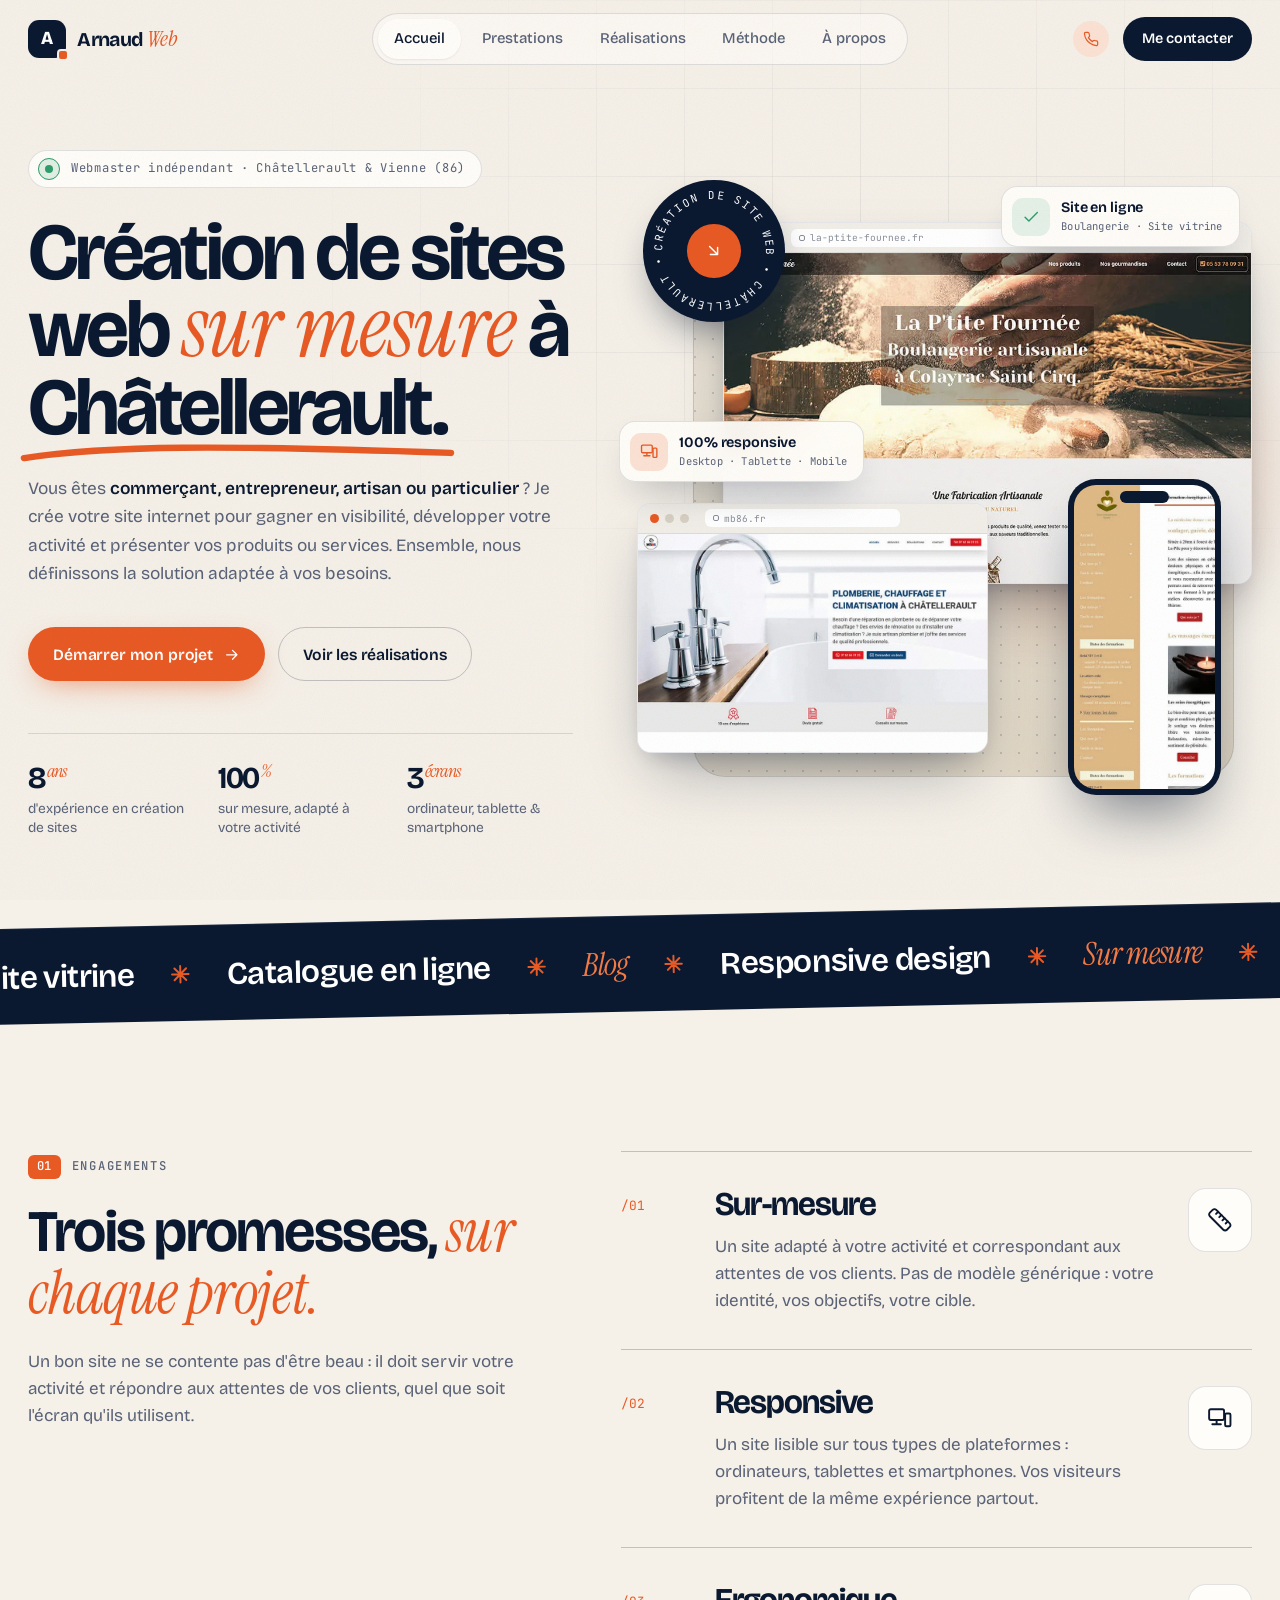
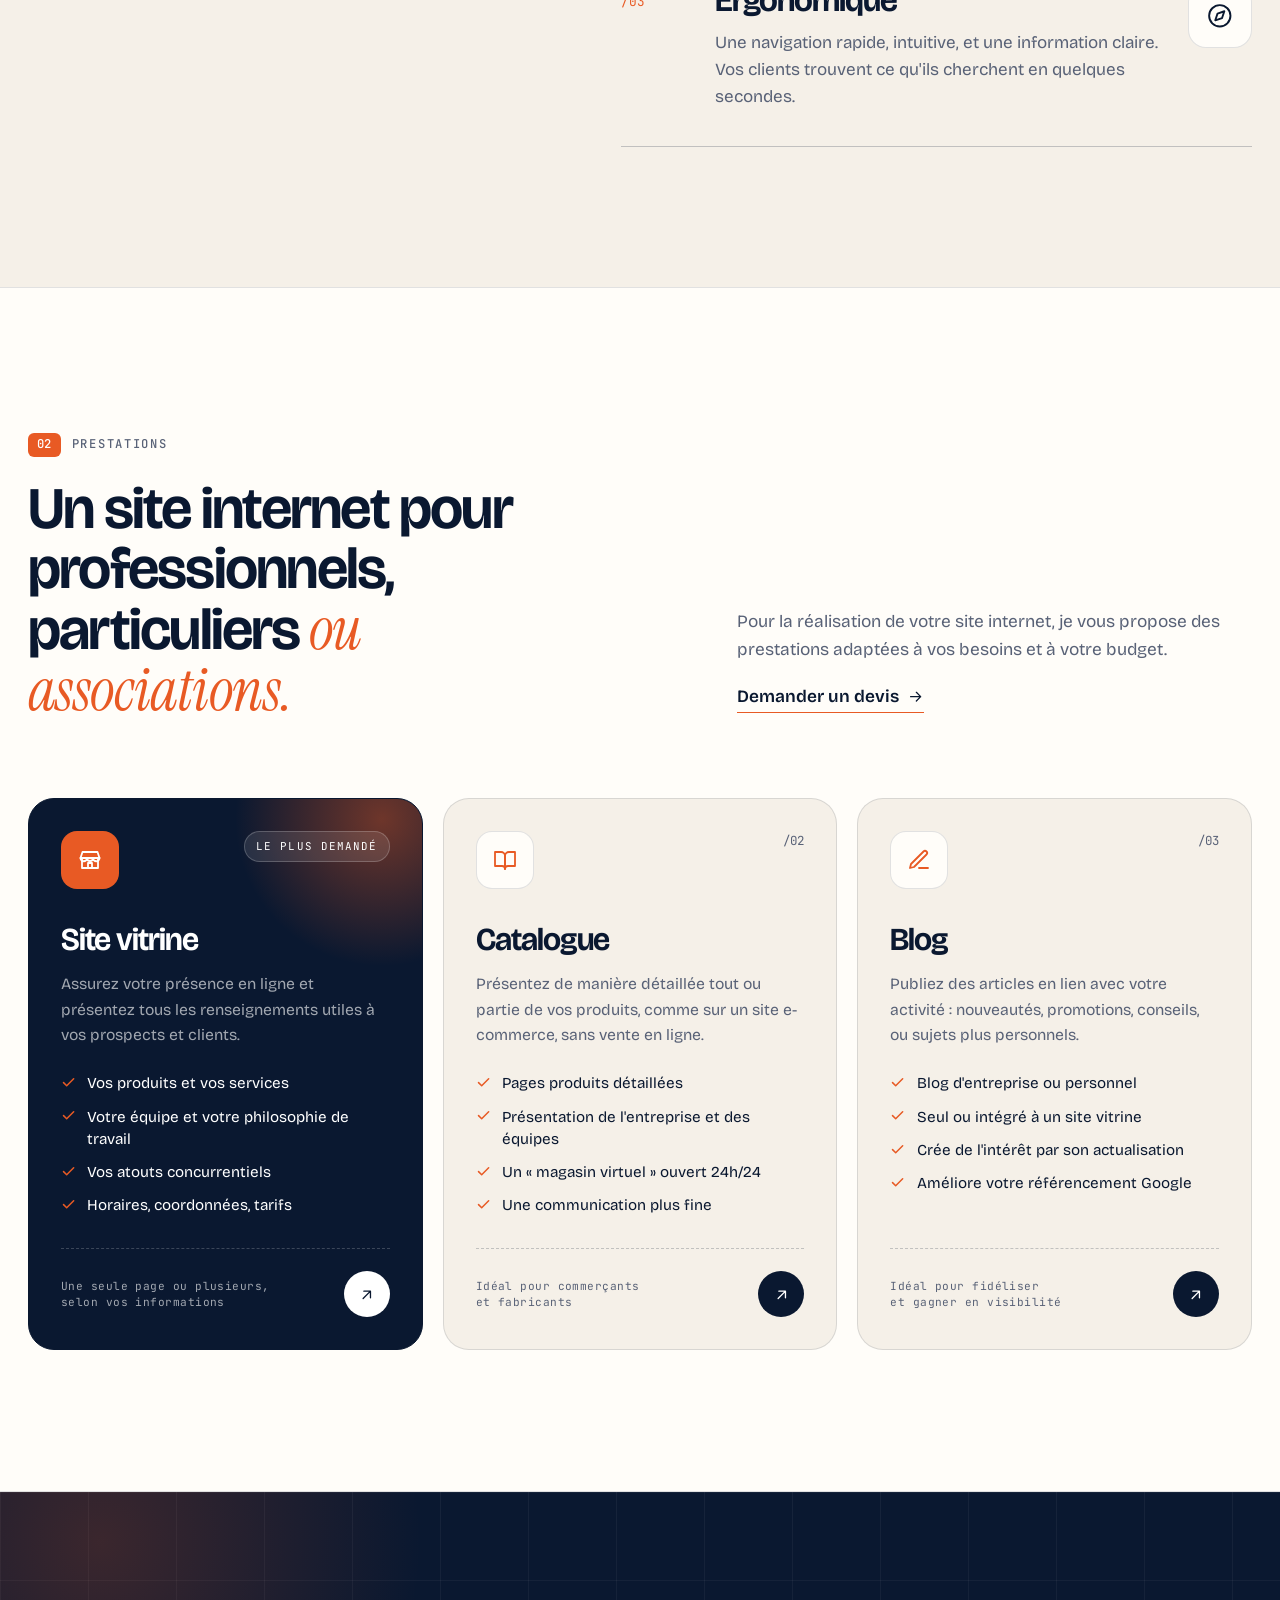
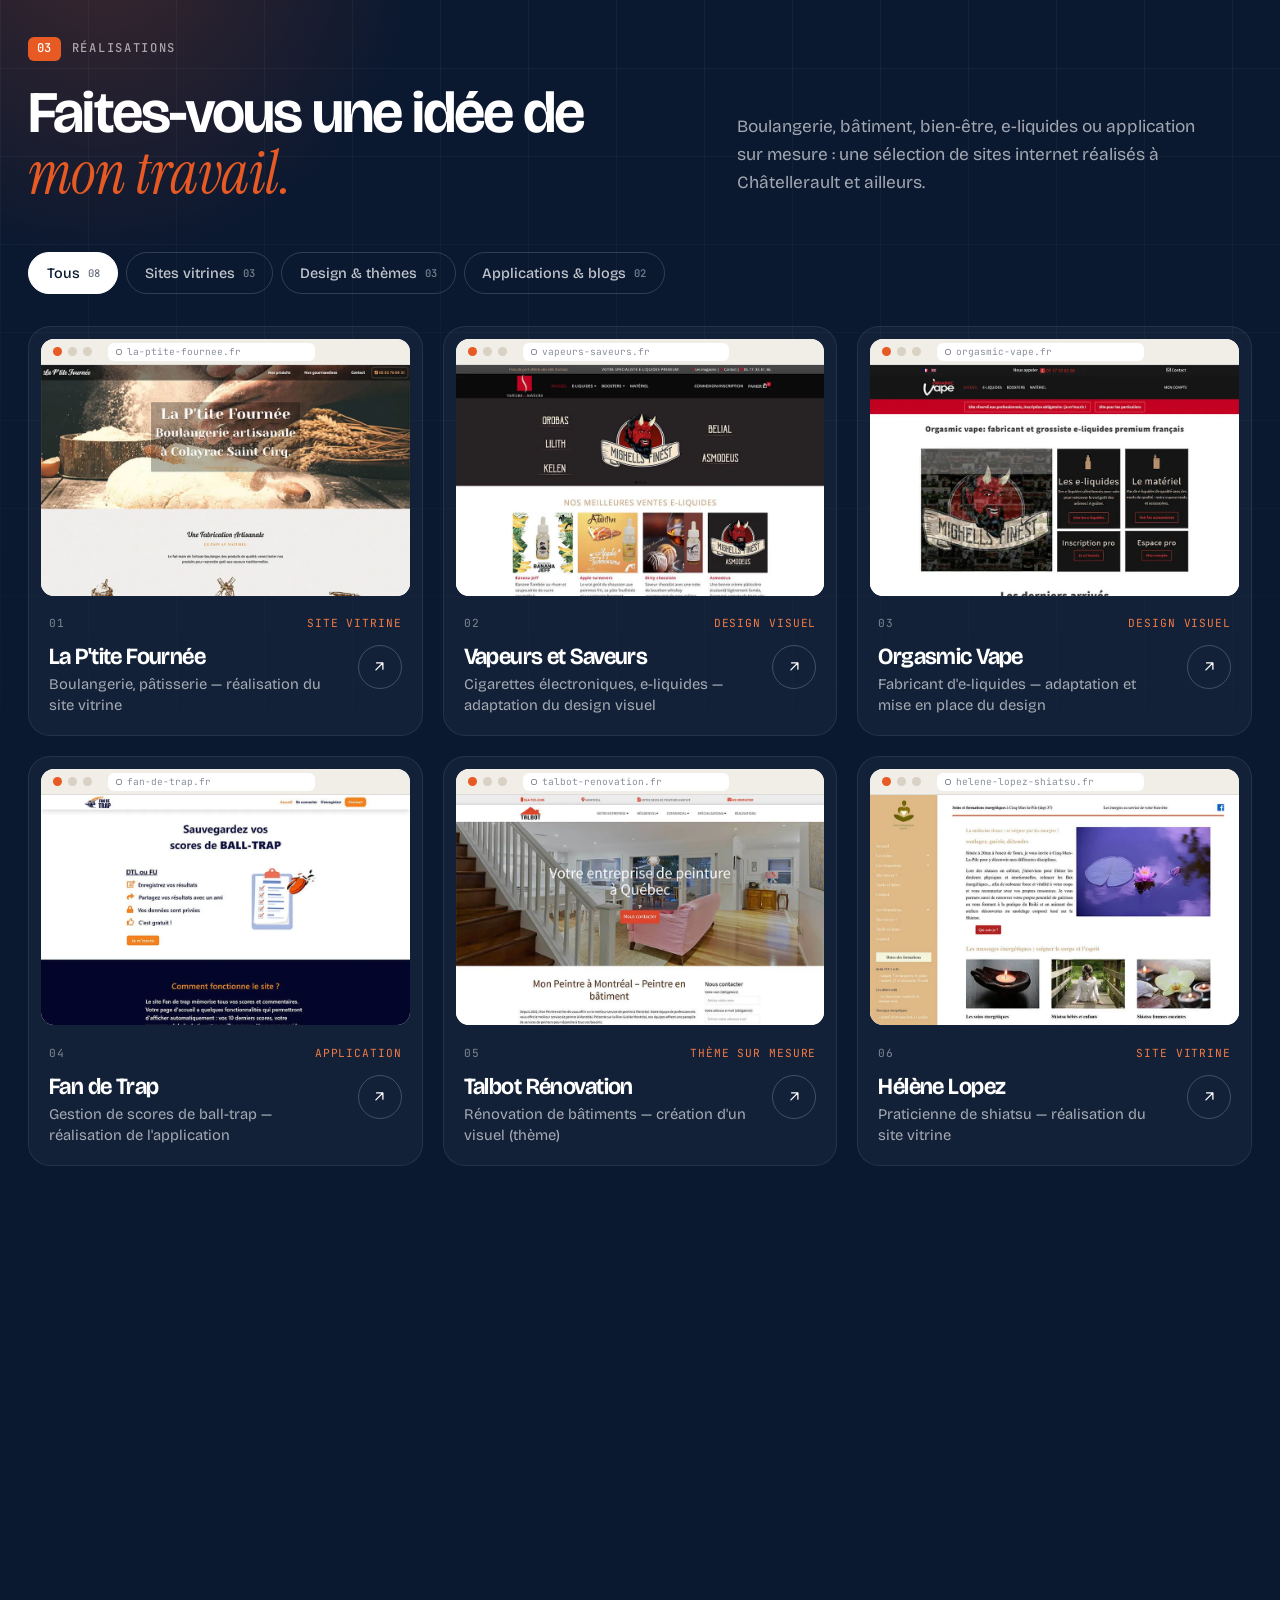
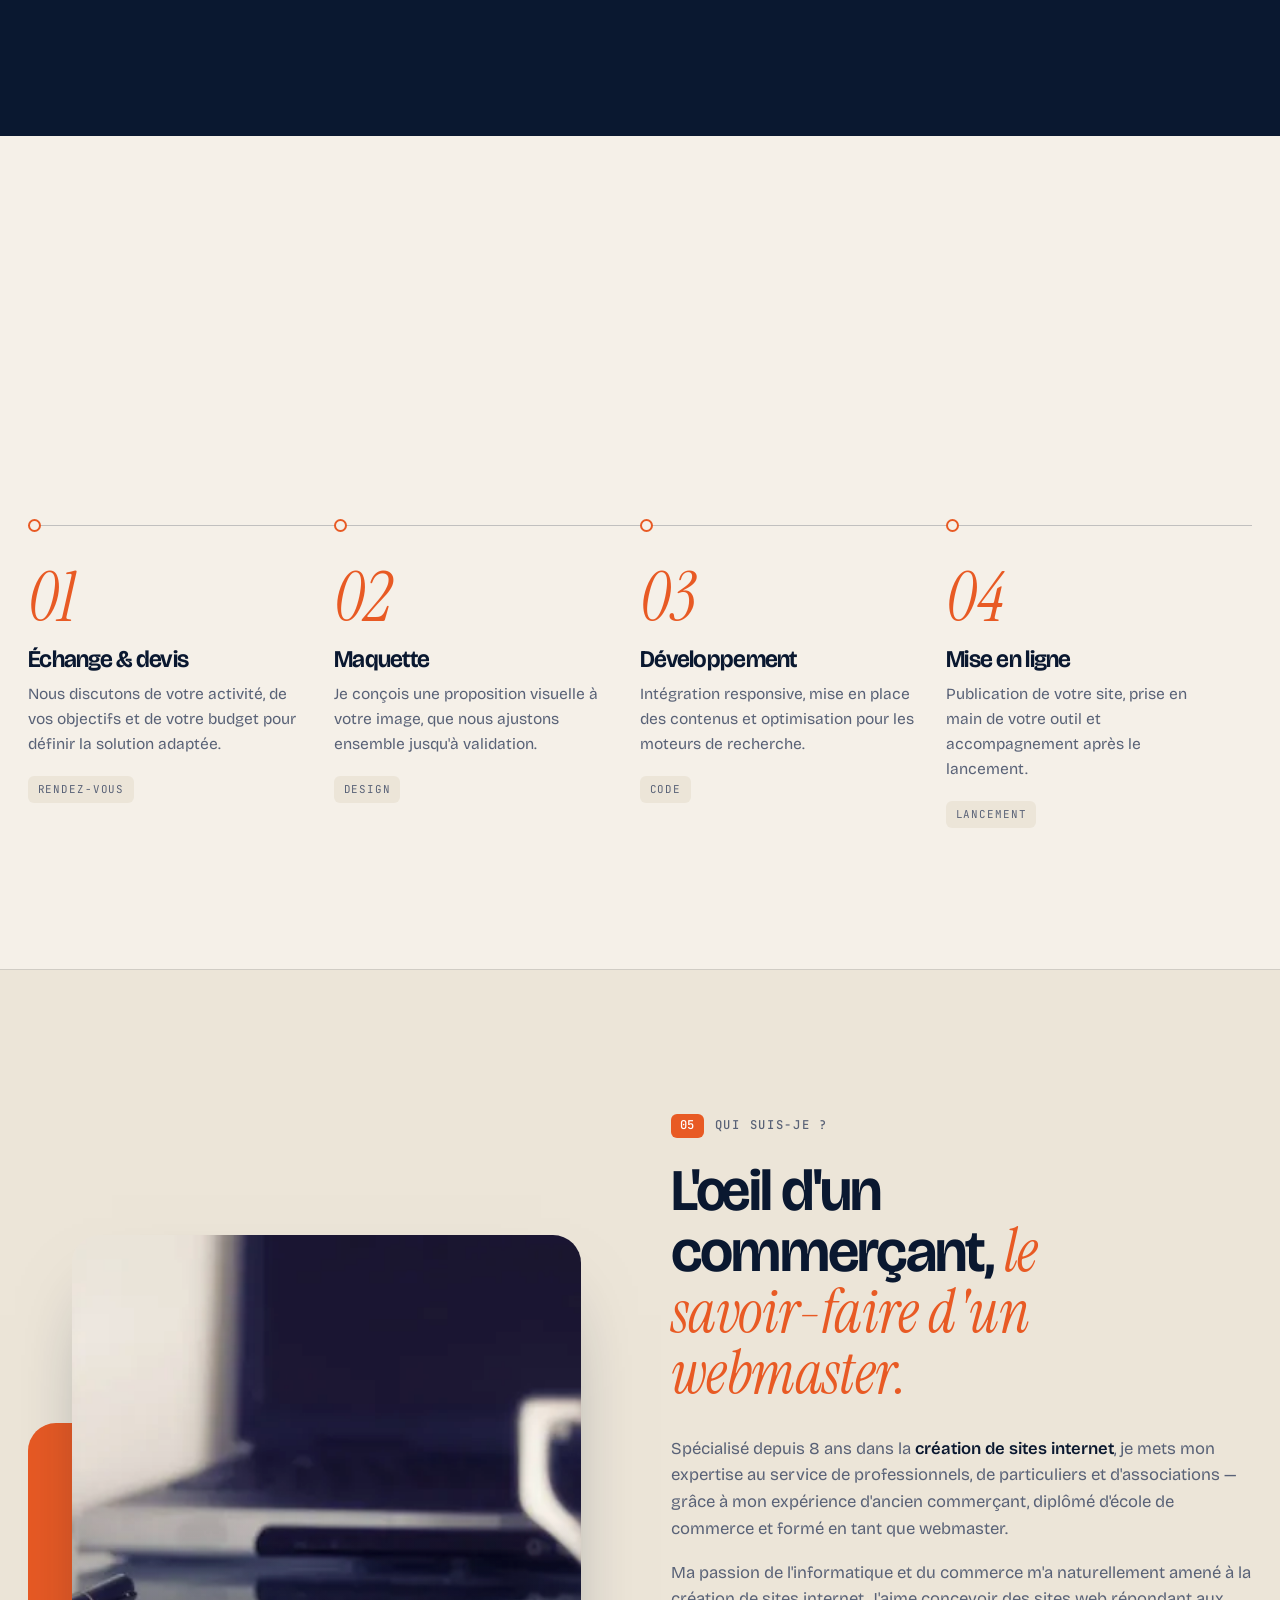
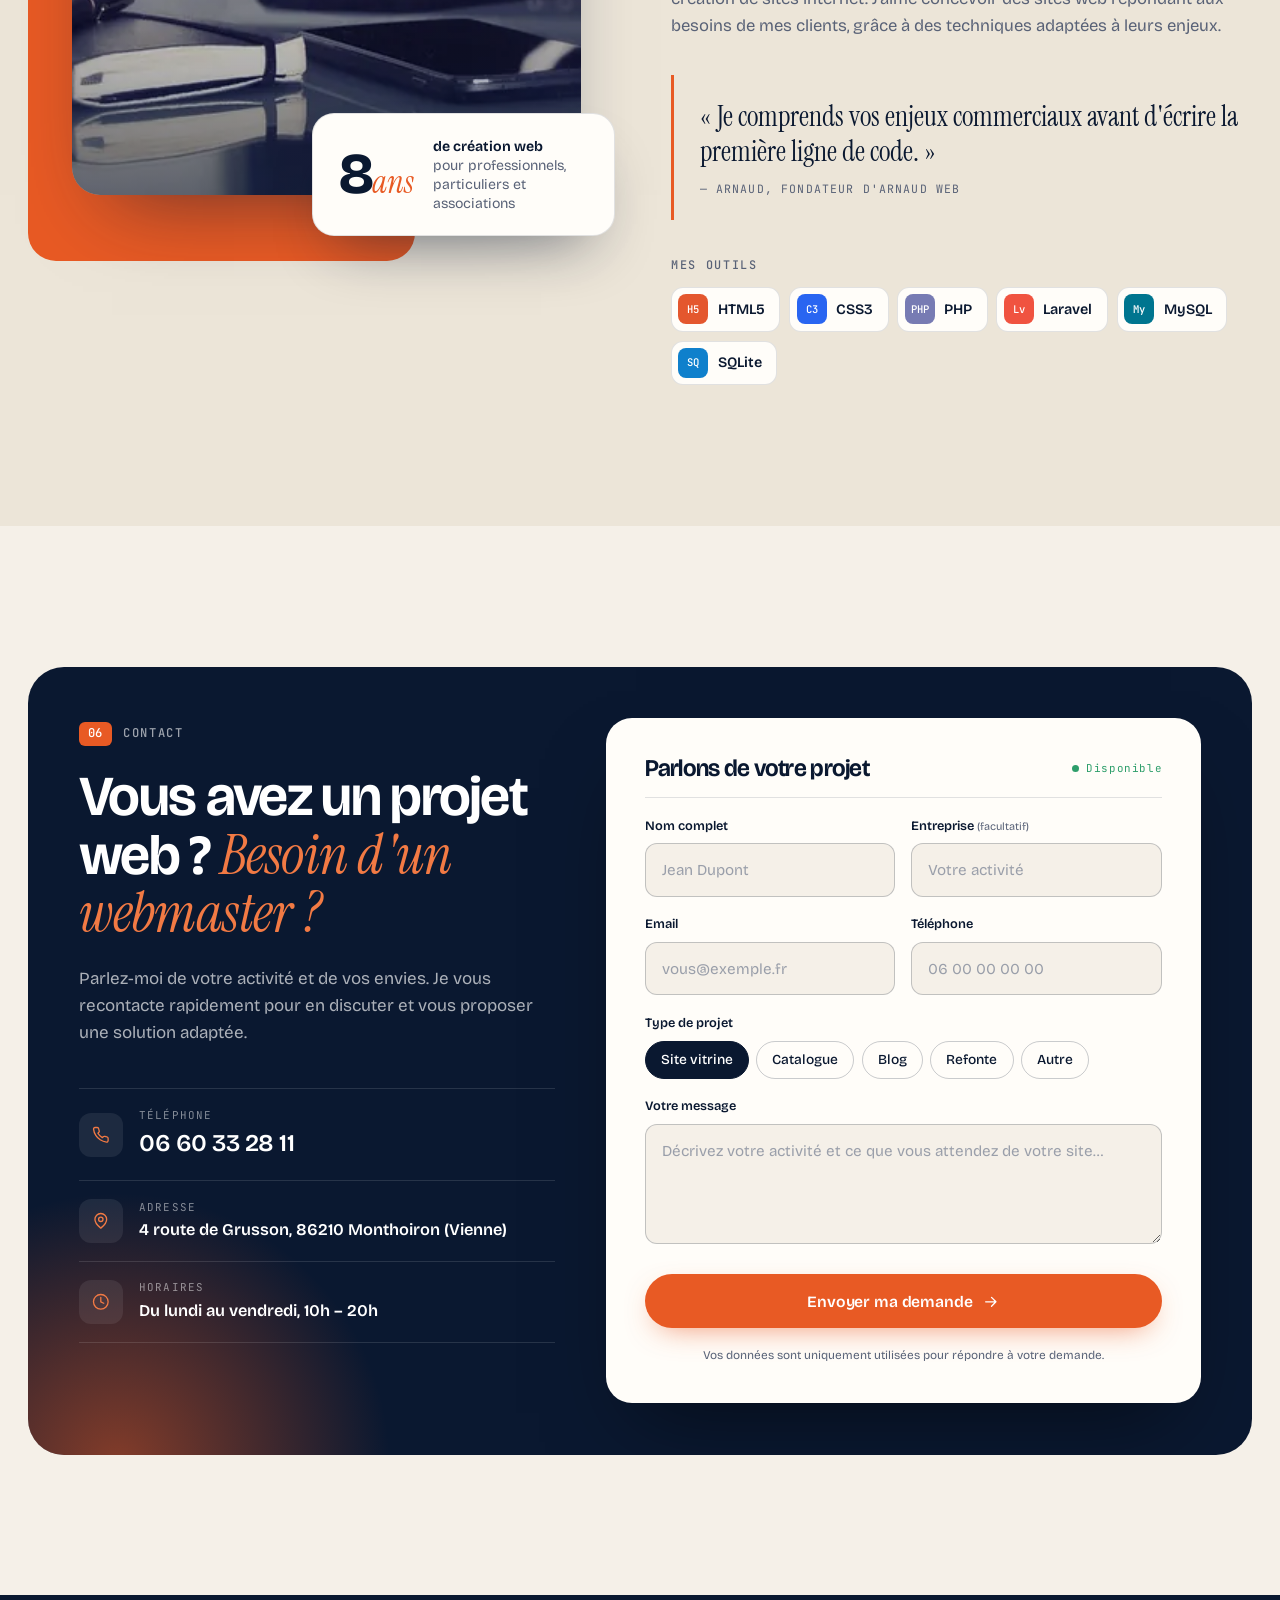
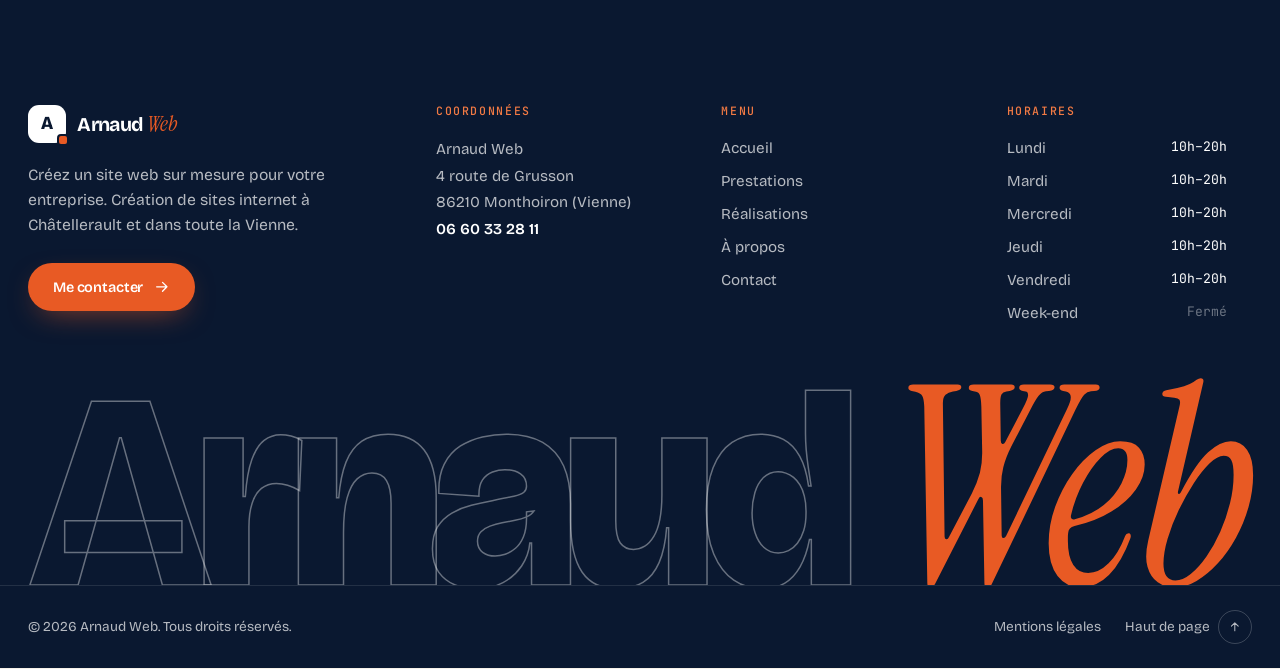
<file: index.html>
<!DOCTYPE html>
<html lang="fr">

<head>
  <meta charset="UTF-8" />
  <meta name="viewport" content="width=device-width, initial-scale=1.0" />
  <title>Arnaud Web — Création de sites web sur mesure à Châtellerault</title>
  <meta name="description" content="Création de site web à Châtellerault : sites vitrines, catalogues et blogs sur mesure, responsive, pour commerçants, artisans et entrepreneurs." />
  <meta name="theme-color" content="#F5F0E8" />
  <link rel="canonical" href="https://arnaud-web.fr/" />
  <meta property="og:type" content="website" />
  <meta property="og:locale" content="fr_FR" />
  <meta property="og:site_name" content="Arnaud Web" />
  <meta property="og:title" content="Arnaud Web — Création de sites web sur mesure à Châtellerault" />
  <meta property="og:description" content="Création de site web à Châtellerault : sites vitrines, catalogues et blogs sur mesure, responsive, pour commerçants, artisans et entrepreneurs." />
  <meta property="og:url" content="https://arnaud-web.fr/" />
  <meta name="twitter:card" content="summary" />
  <script type="application/ld+json">
  {
    "@context": "https://schema.org",
    "@type": "ProfessionalService",
    "name": "Arnaud Web",
    "description": "Création de sites web sur mesure à Châtellerault : sites vitrines, catalogues et blogs.",
    "url": "https://arnaud-web.fr/",
    "telephone": "+33660332811",
    "address": {
      "@type": "PostalAddress",
      "streetAddress": "4 route de Grusson",
      "postalCode": "86210",
      "addressLocality": "Monthoiron",
      "addressRegion": "Vienne",
      "addressCountry": "FR"
    },
    "areaServed": ["Châtellerault", "Vienne"],
    "openingHoursSpecification": [
      {
        "@type": "OpeningHoursSpecification",
        "dayOfWeek": ["Monday", "Tuesday", "Wednesday", "Thursday", "Friday"],
        "opens": "10:00",
        "closes": "20:00"
      }
    ]
  }
  </script>
  <link rel="icon" href="images/favicon.png" />
  <link rel="preload" href="/assets/fonts/bricolage-grotesque-normal-300-800-latin.woff2" as="font" type="font/woff2" crossorigin />
  <link rel="preload" href="/assets/fonts/instrument-serif-normal-400-latin.woff2" as="font" type="font/woff2" crossorigin />
  <script>document.documentElement.classList.add("js");</script>
  <link rel="stylesheet" href="./assets/css/site.css" />
</head>

<body id="top">
  <!-- SVG sprite -->
  <svg width="0" height="0" style="position:absolute" aria-hidden="true">
    <symbol id="i-arrow" viewBox="0 0 24 24">
      <path d="M5 12h14M13 6l6 6-6 6" />
    </symbol>
    <symbol id="i-arrow-ur" viewBox="0 0 24 24">
      <path d="M7 17 17 7M8 7h9v9" />
    </symbol>
    <symbol id="i-arrow-dr" viewBox="0 0 24 24">
      <path d="M7 7l10 10M17 8v9H8" />
    </symbol>
    <symbol id="i-arrow-up" viewBox="0 0 24 24">
      <path d="M12 19V5M6 11l6-6 6 6" />
    </symbol>
    <symbol id="i-phone" viewBox="0 0 24 24">
      <path d="M22 16.92v3a2 2 0 0 1-2.18 2 19.8 19.8 0 0 1-8.63-3.07 19.5 19.5 0 0 1-6-6A19.8 19.8 0 0 1 2.12 4.18 2 2 0 0 1 4.11 2h3a2 2 0 0 1 2 1.72c.13.96.36 1.9.7 2.81a2 2 0 0 1-.45 2.11L8.09 9.91a16 16 0 0 0 6 6l1.27-1.27a2 2 0 0 1 2.11-.45c.91.34 1.85.57 2.81.7A2 2 0 0 1 22 16.92z" />
    </symbol>
    <symbol id="i-check" viewBox="0 0 24 24">
      <path d="M20 6 9 17l-5-5" />
    </symbol>
    <symbol id="i-ruler" viewBox="0 0 24 24">
      <path d="M21.3 15.3a2.4 2.4 0 0 1 0 3.4l-2.6 2.6a2.4 2.4 0 0 1-3.4 0L2.7 8.7a2.4 2.4 0 0 1 0-3.4l2.6-2.6a2.4 2.4 0 0 1 3.4 0z" />
      <path d="m14.5 12.5 2-2M11.5 9.5l2-2M8.5 6.5l2-2M17.5 15.5l2-2" />
    </symbol>
    <symbol id="i-devices" viewBox="0 0 24 24">
      <rect x="2" y="4" width="14" height="10" rx="1.5" />
      <path d="M5 18h8M9 14v4" />
      <rect x="17" y="8" width="5" height="12" rx="1.2" />
    </symbol>
    <symbol id="i-compass" viewBox="0 0 24 24">
      <circle cx="12" cy="12" r="10" />
      <path d="m16.24 7.76-2.12 6.36-6.36 2.12 2.12-6.36z" />
    </symbol>
    <symbol id="i-store" viewBox="0 0 24 24">
      <path d="M4 10v10h16V10" />
      <path d="M2.5 10 4.5 4h15l2 6z" />
      <path d="M2.5 10a3 3 0 0 0 6.5 0 3 3 0 0 0 6 0 3 3 0 0 0 6.5 0" />
      <path d="M10 20v-5h4v5" />
    </symbol>
    <symbol id="i-book" viewBox="0 0 24 24">
      <path d="M2 4h6a4 4 0 0 1 4 4v13a3 3 0 0 0-3-3H2z" />
      <path d="M22 4h-6a4 4 0 0 0-4 4v13a3 3 0 0 1 3-3h7z" />
    </symbol>
    <symbol id="i-pen" viewBox="0 0 24 24">
      <path d="M12 20h9" />
      <path d="M16.5 3.5a2.12 2.12 0 0 1 3 3L7 19l-4 1 1-4z" />
    </symbol>
    <symbol id="i-pin" viewBox="0 0 24 24">
      <path d="M20 10c0 6-8 12-8 12s-8-6-8-12a8 8 0 0 1 16 0z" />
      <circle cx="12" cy="10" r="3" />
    </symbol>
    <symbol id="i-clock" viewBox="0 0 24 24">
      <circle cx="12" cy="12" r="10" />
      <path d="M12 6v6l4 2" />
    </symbol>
    <symbol id="i-menu" viewBox="0 0 24 24">
      <path d="M4 8h16M4 16h10" />
    </symbol>
    <symbol id="i-close" viewBox="0 0 24 24">
      <path d="M18 6 6 18M6 6l12 12" />
    </symbol>
    <symbol id="i-star" viewBox="0 0 24 24">
      <path d="M12 2v20M2 12h20M4.9 4.9l14.2 14.2M19.1 4.9 4.9 19.1" />
    </symbol>
    <symbol id="i-plus" viewBox="0 0 24 24">
      <path d="M12 5v14M5 12h14" />
    </symbol>
    <symbol id="i-globe" viewBox="0 0 24 24">
      <circle cx="12" cy="12" r="10" />
      <path d="M2 12h20M12 2a15 15 0 0 1 4 10 15 15 0 0 1-4 10 15 15 0 0 1-4-10 15 15 0 0 1 4-10z" />
    </symbol>
  </svg>

  <!-- ================= HEADER ================= -->
  <header class="header" id="header">
    <div class="container header-inner">
      <a href="#top" class="brand" aria-label="Arnaud Web — accueil">
        <span class="brand-mark">A<i></i></span>
        <span class="brand-text">Arnaud<b>Web</b></span>
      </a>

      <nav class="nav" aria-label="Navigation principale">
        <a href="#top" class="active">Accueil</a>
        <a href="#prestations">Prestations</a>
        <a href="#realisations">Réalisations</a>
        <a href="#methode">Méthode</a>
        <a href="#a-propos">À propos</a>
      </nav>

      <div class="header-actions">
        <a href="tel:+33660332811" class="phone-link">
          <span class="ico"><svg class="i">
              <use href="#i-phone" />
            </svg></span>
          <span class="num">06 60 33 28 11</span>
        </a>
        <a href="#contact" class="btn btn-dark">Me contacter</a>
        <button class="burger" id="burger" aria-label="Ouvrir le menu"><svg class="i">
            <use href="#i-menu" />
          </svg></button>
      </div>
    </div>
  </header>

  <!-- Mobile menu -->
  <div class="mobile-panel" id="mobilePanel" aria-hidden="true">
    <div class="top">
      <a href="#top" class="brand" data-close>
        <span class="brand-mark">A<i></i></span>
        <span class="brand-text">Arnaud<b>Web</b></span>
      </a>
      <button class="burger" id="closeMenu" aria-label="Fermer le menu"><svg class="i">
          <use href="#i-close" />
        </svg></button>
    </div>
    <nav>
      <a href="#top" data-close>Accueil <small>01</small></a>
      <a href="#prestations" data-close>Prestations <small>02</small></a>
      <a href="#realisations" data-close>Réalisations <small>03</small></a>
      <a href="#methode" data-close>Méthode <small>04</small></a>
      <a href="#a-propos" data-close>À propos <small>05</small></a>
      <a href="#contact" data-close>Contact <small>06</small></a>
    </nav>
    <div class="bottom">
      <a href="tel:+33660332811" class="btn btn-primary"><svg class="i">
          <use href="#i-phone" />
        </svg> 06 60 33 28 11</a>
    </div>
  </div>

  <main>
    <!-- ================= HERO ================= -->
    <section class="hero">
      <div class="container hero-grid">
        <div class="hero-copy">
          <p class="eyebrow rise" style="--d:0"><span class="pulse"></span>Webmaster indépendant · Châtellerault &amp; Vienne (86)</p>

          <h1 class="rise" style="--d:1">
            Création de sites web <em>sur mesure</em> à <span class="loc">Châtellerault.<svg viewBox="0 0 300 20" preserveAspectRatio="none" aria-hidden="true">
                <path d="M3 14 C 60 4, 140 4, 297 10" />
              </svg></span>
          </h1>

          <p class="lead rise" style="--d:2">
            Vous êtes <strong>commerçant, entrepreneur, artisan ou particulier</strong>&nbsp;? Je crée votre site internet pour gagner en visibilité, développer votre activité et présenter vos produits ou services. Ensemble, nous définissons la solution adaptée à vos besoins.
          </p>

          <div class="hero-cta rise" style="--d:3">
            <a href="#contact" class="btn btn-primary">Démarrer mon projet <svg class="i">
                <use href="#i-arrow" />
              </svg></a>
            <a href="#realisations" class="btn btn-ghost">Voir les réalisations</a>
          </div>

          <dl class="hero-stats rise" style="--d:4">
            <div>
              <dt>8<sup>ans</sup></dt>
              <dd>d'expérience en création de sites</dd>
            </div>
            <div>
              <dt>100<sup>%</sup></dt>
              <dd>sur mesure, adapté à votre activité</dd>
            </div>
            <div>
              <dt>3<sup>écrans</sup></dt>
              <dd>ordinateur, tablette &amp; smartphone</dd>
            </div>
          </dl>
        </div>

        <div class="hero-visual rise" style="--d:3">
          <div class="stage">
            <div class="panel"></div>
            <div class="glow"></div>

            <figure class="win win-main">
              <div class="chrome"><i></i><i></i><i></i><span class="url">la-ptite-fournee.fr</span></div>
              <img src="images/boulangerie-vincent.webp" alt="Site vitrine de la boulangerie La P'tite Fournée" />
            </figure>

            <figure class="win win-sub">
              <div class="chrome"><i></i><i></i><i></i><span class="url">mb86.fr</span></div>
              <img src="images/mb86.webp" alt="Site vitrine MB86, plomberie et chauffage" />
            </figure>

            <div class="phone">
              <div class="screen">
                <span class="notch"></span>
                <img src="images/shiatsu.webp" alt="Site de shiatsu Hélène Lopez sur mobile" />
              </div>
            </div>

            <div class="chip chip-a">
              <span class="ci"><svg class="i">
                  <use href="#i-devices" />
                </svg></span>
              <div><strong>100% responsive</strong><small>Desktop · Tablette · Mobile</small></div>
            </div>

            <div class="chip chip-b">
              <span class="ci"><svg class="i">
                  <use href="#i-check" />
                </svg></span>
              <div><strong>Site en ligne</strong><small>Boulangerie · Site vitrine</small></div>
            </div>

            <a href="#prestations" class="badge-rotate" aria-label="Découvrir les prestations">
              <svg class="ring" viewBox="0 0 120 120" aria-hidden="true">
                <defs>
                  <path id="circ" d="M60,60 m-44,0 a44,44 0 1,1 88,0 a44,44 0 1,1 -88,0" />
                </defs>
                <text>
                  <textPath href="#circ" textLength="272">Création de site web • Châtellerault • </textPath>
                </text>
              </svg>
              <span class="core"><svg class="i">
                  <use href="#i-arrow-dr" />
                </svg></span>
            </a>
          </div>
        </div>
      </div>
    </section>

    <!-- ================= MARQUEE ================= -->
    <div class="marquee-wrap">
    <div class="marquee" aria-hidden="true">
      <div class="marquee-track">
        <span>Site vitrine <svg class="i">
            <use href="#i-star" />
          </svg> Catalogue en ligne <svg class="i">
            <use href="#i-star" />
          </svg> <em>Blog</em> <svg class="i">
            <use href="#i-star" />
          </svg> Responsive design <svg class="i">
            <use href="#i-star" />
          </svg> <em>Sur mesure</em> <svg class="i">
            <use href="#i-star" />
          </svg> Référencement Google <svg class="i">
            <use href="#i-star" />
          </svg> Ergonomie <svg class="i">
            <use href="#i-star" />
          </svg></span>
        <span>Site vitrine <svg class="i">
            <use href="#i-star" />
          </svg> Catalogue en ligne <svg class="i">
            <use href="#i-star" />
          </svg> <em>Blog</em> <svg class="i">
            <use href="#i-star" />
          </svg> Responsive design <svg class="i">
            <use href="#i-star" />
          </svg> <em>Sur mesure</em> <svg class="i">
            <use href="#i-star" />
          </svg> Référencement Google <svg class="i">
            <use href="#i-star" />
          </svg> Ergonomie <svg class="i">
            <use href="#i-star" />
          </svg></span>
      </div>
    </div>

    <!-- ================= ENGAGEMENTS ================= -->
    <section class="section" id="engagements">
      <div class="container commit-grid">
        <div class="commit-head reveal">
          <p class="kicker"><span>01</span>Engagements</p>
          <h2 class="sec-title">Trois promesses, <em>sur chaque projet.</em></h2>
          <p class="desc">Un bon site ne se contente pas d'être beau&nbsp;: il doit servir votre activité et répondre aux attentes de vos clients, quel que soit l'écran qu'ils utilisent.</p>
        </div>

        <ol class="commit-list">
          <li class="commit-item reveal" style="--d:0">
            <span class="num">/01</span>
            <div>
              <h3>Sur-mesure</h3>
              <p>Un site adapté à votre activité et correspondant aux attentes de vos clients. Pas de modèle générique&nbsp;: votre identité, vos objectifs, votre cible.</p>
            </div>
            <span class="ico"><svg class="i">
                <use href="#i-ruler" />
              </svg></span>
          </li>
          <li class="commit-item reveal" style="--d:1">
            <span class="num">/02</span>
            <div>
              <h3>Responsive</h3>
              <p>Un site lisible sur tous types de plateformes&nbsp;: ordinateurs, tablettes et smartphones. Vos visiteurs profitent de la même expérience partout.</p>
            </div>
            <span class="ico"><svg class="i">
                <use href="#i-devices" />
              </svg></span>
          </li>
          <li class="commit-item reveal" style="--d:2">
            <span class="num">/03</span>
            <div>
              <h3>Ergonomique</h3>
              <p>Une navigation rapide, intuitive, et une information claire. Vos clients trouvent ce qu'ils cherchent en quelques secondes.</p>
            </div>
            <span class="ico"><svg class="i">
                <use href="#i-compass" />
              </svg></span>
          </li>
        </ol>
      </div>
    </section>

    <!-- ================= PRESTATIONS ================= -->
    <section class="section services" id="prestations">
      <div class="container">
        <div class="sec-head-row">
          <div class="reveal">
            <p class="kicker"><span>02</span>Prestations</p>
            <h2 class="sec-title">Un site internet pour professionnels, particuliers <em>ou associations.</em></h2>
          </div>
          <div class="side reveal" style="--d:1">
            <p>Pour la réalisation de votre site internet, je vous propose des prestations adaptées à vos besoins et à votre budget.</p>
            <a href="#contact">Demander un devis <svg class="i">
                <use href="#i-arrow" />
              </svg></a>
          </div>
        </div>

        <div class="service-grid">
          <article class="service featured reveal" style="--d:0">
            <div class="top">
              <span class="s-ico"><svg class="i">
                  <use href="#i-store" />
                </svg></span>
              <span class="tag-pop">Le plus demandé</span>
            </div>
            <h3>Site vitrine</h3>
            <p class="s-desc">Assurez votre présence en ligne et présentez tous les renseignements utiles à vos prospects et clients.</p>
            <ul>
              <li><svg class="i">
                  <use href="#i-check" />
                </svg>Vos produits et vos services</li>
              <li><svg class="i">
                  <use href="#i-check" />
                </svg>Votre équipe et votre philosophie de travail</li>
              <li><svg class="i">
                  <use href="#i-check" />
                </svg>Vos atouts concurrentiels</li>
              <li><svg class="i">
                  <use href="#i-check" />
                </svg>Horaires, coordonnées, tarifs</li>
            </ul>
            <div class="foot">
              <small>Une seule page ou plusieurs,<br />selon vos informations</small>
              <a href="#contact" class="go" aria-label="En savoir plus sur le site vitrine"><svg class="i">
                  <use href="#i-arrow-ur" />
                </svg></a>
            </div>
          </article>

          <article class="service reveal" style="--d:1">
            <div class="top">
              <span class="s-ico"><svg class="i">
                  <use href="#i-book" />
                </svg></span>
              <span class="idx">/02</span>
            </div>
            <h3>Catalogue</h3>
            <p class="s-desc">Présentez de manière détaillée tout ou partie de vos produits, comme sur un site e-commerce, sans vente en ligne.</p>
            <ul>
              <li><svg class="i">
                  <use href="#i-check" />
                </svg>Pages produits détaillées</li>
              <li><svg class="i">
                  <use href="#i-check" />
                </svg>Présentation de l'entreprise et des équipes</li>
              <li><svg class="i">
                  <use href="#i-check" />
                </svg>Un « magasin virtuel » ouvert 24h/24</li>
              <li><svg class="i">
                  <use href="#i-check" />
                </svg>Une communication plus fine</li>
            </ul>
            <div class="foot">
              <small>Idéal pour commerçants<br />et fabricants</small>
              <a href="#contact" class="go" aria-label="En savoir plus sur le catalogue"><svg class="i">
                  <use href="#i-arrow-ur" />
                </svg></a>
            </div>
          </article>

          <article class="service reveal" style="--d:2">
            <div class="top">
              <span class="s-ico"><svg class="i">
                  <use href="#i-pen" />
                </svg></span>
              <span class="idx">/03</span>
            </div>
            <h3>Blog</h3>
            <p class="s-desc">Publiez des articles en lien avec votre activité&nbsp;: nouveautés, promotions, conseils, ou sujets plus personnels.</p>
            <ul>
              <li><svg class="i">
                  <use href="#i-check" />
                </svg>Blog d'entreprise ou personnel</li>
              <li><svg class="i">
                  <use href="#i-check" />
                </svg>Seul ou intégré à un site vitrine</li>
              <li><svg class="i">
                  <use href="#i-check" />
                </svg>Crée de l'intérêt par son actualisation</li>
              <li><svg class="i">
                  <use href="#i-check" />
                </svg>Améliore votre référencement Google</li>
            </ul>
            <div class="foot">
              <small>Idéal pour fidéliser<br />et gagner en visibilité</small>
              <a href="#contact" class="go" aria-label="En savoir plus sur le blog"><svg class="i">
                  <use href="#i-arrow-ur" />
                </svg></a>
            </div>
          </article>
        </div>
      </div>
    </section>

    <!-- ================= RÉALISATIONS ================= -->
    <section class="section works" id="realisations">
      <div class="container">
        <div class="sec-head-row">
          <div class="reveal">
            <p class="kicker"><span>03</span>Réalisations</p>
            <h2 class="sec-title">Faites-vous une idée de <em>mon travail.</em></h2>
          </div>
          <div class="side reveal" style="--d:1">
            <p>Boulangerie, bâtiment, bien-être, e-liquides ou application sur mesure&nbsp;: une sélection de sites internet réalisés à Châtellerault et ailleurs.</p>
          </div>
        </div>

        <div class="filters reveal" role="tablist" aria-label="Filtrer les réalisations">
          <button class="filter active" data-filter="all">Tous <sup>08</sup></button>
          <button class="filter" data-filter="vitrine">Sites vitrines <sup>03</sup></button>
          <button class="filter" data-filter="design">Design &amp; thèmes <sup>03</sup></button>
          <button class="filter" data-filter="app">Applications &amp; blogs <sup>02</sup></button>
        </div>

        <div class="work-grid" id="workGrid">
          <a href="#contact" class="work reveal" data-cat="vitrine" style="--d:0">
            <div class="shot">
              <div class="chrome"><i></i><i></i><i></i><span class="url">la-ptite-fournee.fr</span></div>
              <div class="img-wrap"><img loading="lazy" src="images/boulangerie-vincent.webp" alt="Maquette du site de la boulangerie La P'tite Fournée" /><span class="scroll-hint">Aperçu de la page</span></div>
            </div>
            <div class="work-meta">
              <div class="w-num"><span>01</span><span class="w-tag">Site vitrine</span></div>
              <div>
                <h3>La P'tite Fournée</h3>
                <p class="w-sector">Boulangerie, pâtisserie — réalisation du site vitrine</p>
              </div>
              <span class="w-go"><svg class="i">
                  <use href="#i-arrow-ur" />
                </svg></span>
            </div>
          </a>

          <a href="#contact" class="work reveal" data-cat="design" style="--d:1">
            <div class="shot">
              <div class="chrome"><i></i><i></i><i></i><span class="url">vapeurs-saveurs.fr</span></div>
              <div class="img-wrap"><img loading="lazy" src="images/vapeurs-saveurs.webp" alt="Maquette du site Vapeurs et Saveurs" /><span class="scroll-hint">Aperçu de la page</span></div>
            </div>
            <div class="work-meta">
              <div class="w-num"><span>02</span><span class="w-tag">Design visuel</span></div>
              <div>
                <h3>Vapeurs et Saveurs</h3>
                <p class="w-sector">Cigarettes électroniques, e-liquides — adaptation du design visuel</p>
              </div>
              <span class="w-go"><svg class="i">
                  <use href="#i-arrow-ur" />
                </svg></span>
            </div>
          </a>

          <a href="#contact" class="work reveal" data-cat="design" style="--d:2">
            <div class="shot">
              <div class="chrome"><i></i><i></i><i></i><span class="url">orgasmic-vape.fr</span></div>
              <div class="img-wrap"><img loading="lazy" src="images/orgasmicvape.webp" alt="Maquette du site Orgasmic Vape" /><span class="scroll-hint">Aperçu de la page</span></div>
            </div>
            <div class="work-meta">
              <div class="w-num"><span>03</span><span class="w-tag">Design visuel</span></div>
              <div>
                <h3>Orgasmic Vape</h3>
                <p class="w-sector">Fabricant d'e-liquides — adaptation et mise en place du design</p>
              </div>
              <span class="w-go"><svg class="i">
                  <use href="#i-arrow-ur" />
                </svg></span>
            </div>
          </a>

          <a href="#contact" class="work reveal" data-cat="app" style="--d:0">
            <div class="shot">
              <div class="chrome"><i></i><i></i><i></i><span class="url">fan-de-trap.fr</span></div>
              <div class="img-wrap"><img loading="lazy" src="images/ball-trap.webp" alt="Maquette de l'application Fan de Trap" /><span class="scroll-hint">Aperçu de la page</span></div>
            </div>
            <div class="work-meta">
              <div class="w-num"><span>04</span><span class="w-tag">Application</span></div>
              <div>
                <h3>Fan de Trap</h3>
                <p class="w-sector">Gestion de scores de ball-trap — réalisation de l'application</p>
              </div>
              <span class="w-go"><svg class="i">
                  <use href="#i-arrow-ur" />
                </svg></span>
            </div>
          </a>

          <a href="#contact" class="work reveal" data-cat="design" style="--d:1">
            <div class="shot">
              <div class="chrome"><i></i><i></i><i></i><span class="url">talbot-renovation.fr</span></div>
              <div class="img-wrap"><img loading="lazy" src="images/peinture-benoit.webp" alt="Maquette du site Talbot Rénovation" /><span class="scroll-hint">Aperçu de la page</span></div>
            </div>
            <div class="work-meta">
              <div class="w-num"><span>05</span><span class="w-tag">Thème sur mesure</span></div>
              <div>
                <h3>Talbot Rénovation</h3>
                <p class="w-sector">Rénovation de bâtiments — création d'un visuel (thème)</p>
              </div>
              <span class="w-go"><svg class="i">
                  <use href="#i-arrow-ur" />
                </svg></span>
            </div>
          </a>

          <a href="#contact" class="work reveal" data-cat="vitrine" style="--d:2">
            <div class="shot">
              <div class="chrome"><i></i><i></i><i></i><span class="url">helene-lopez-shiatsu.fr</span></div>
              <div class="img-wrap"><img loading="lazy" src="images/shiatsu.webp" alt="Maquette du site de shiatsu Hélène Lopez" /><span class="scroll-hint">Aperçu de la page</span></div>
            </div>
            <div class="work-meta">
              <div class="w-num"><span>06</span><span class="w-tag">Site vitrine</span></div>
              <div>
                <h3>Hélène Lopez</h3>
                <p class="w-sector">Praticienne de shiatsu — réalisation du site vitrine</p>
              </div>
              <span class="w-go"><svg class="i">
                  <use href="#i-arrow-ur" />
                </svg></span>
            </div>
          </a>

          <a href="#contact" class="work reveal" data-cat="app" style="--d:0">
            <div class="shot">
              <div class="chrome"><i></i><i></i><i></i><span class="url">ramon-ta-fraise.fr</span></div>
              <div class="img-wrap"><img loading="lazy" src="images/ramon-ta-fraise.webp" alt="Maquette du blog Ramon ta Fraise" /><span class="scroll-hint">Aperçu de la page</span></div>
            </div>
            <div class="work-meta">
              <div class="w-num"><span>07</span><span class="w-tag">Blog</span></div>
              <div>
                <h3>Ramon ta Fraise</h3>
                <p class="w-sector">Blog de santé naturelle — réalisation entière du blog</p>
              </div>
              <span class="w-go"><svg class="i">
                  <use href="#i-arrow-ur" />
                </svg></span>
            </div>
          </a>

          <a href="#contact" class="work reveal" data-cat="vitrine" style="--d:1">
            <div class="shot">
              <div class="chrome"><i></i><i></i><i></i><span class="url">mb86.fr</span></div>
              <div class="img-wrap"><img loading="lazy" src="images/mb86.webp" alt="Maquette du site vitrine MB86" /><span class="scroll-hint">Aperçu de la page</span></div>
            </div>
            <div class="work-meta">
              <div class="w-num"><span>08</span><span class="w-tag">Site vitrine</span></div>
              <div>
                <h3>MB86</h3>
                <p class="w-sector">Plomberie, chauffage &amp; climatisation — réalisation du site vitrine</p>
              </div>
              <span class="w-go"><svg class="i">
                  <use href="#i-arrow-ur" />
                </svg></span>
            </div>
          </a>

          <a href="#contact" class="work work-cta reveal" data-cat="all" style="--d:2">
            <span class="plus"><svg class="i">
                <use href="#i-plus" />
              </svg></span>
            <div>
              <h3>Votre site <em>ici&nbsp;?</em></h3>
              <p>Parlons de votre projet et donnons-lui la place qu'il mérite en ligne.</p>
              <span class="link">Démarrer un projet <svg class="i">
                  <use href="#i-arrow" />
                </svg></span>
            </div>
          </a>
        </div>
      </div>
    </section>

    <!-- ================= MÉTHODE ================= -->
    <section class="section" id="methode">
      <div class="container">
        <div class="sec-head-row">
          <div class="reveal">
            <p class="kicker"><span>04</span>Méthode</p>
            <h2 class="sec-title">De l'idée à la mise en ligne, <em>pas à pas.</em></h2>
          </div>
          <div class="side reveal" style="--d:1">
            <p>Un interlocuteur unique, du premier échange jusqu'au suivi de votre site. Simple, transparent et sans jargon.</p>
          </div>
        </div>

        <div class="steps">
          <div class="step reveal" style="--d:0">
            <div class="s-num">01</div>
            <h3>Échange &amp; devis</h3>
            <p>Nous discutons de votre activité, de vos objectifs et de votre budget pour définir la solution adaptée.</p>
            <span class="s-tag">Rendez-vous</span>
          </div>
          <div class="step reveal" style="--d:1">
            <div class="s-num">02</div>
            <h3>Maquette</h3>
            <p>Je conçois une proposition visuelle à votre image, que nous ajustons ensemble jusqu'à validation.</p>
            <span class="s-tag">Design</span>
          </div>
          <div class="step reveal" style="--d:2">
            <div class="s-num">03</div>
            <h3>Développement</h3>
            <p>Intégration responsive, mise en place des contenus et optimisation pour les moteurs de recherche.</p>
            <span class="s-tag">Code</span>
          </div>
          <div class="step reveal" style="--d:3">
            <div class="s-num">04</div>
            <h3>Mise en ligne</h3>
            <p>Publication de votre site, prise en main de votre outil et accompagnement après le lancement.</p>
            <span class="s-tag">Lancement</span>
          </div>
        </div>
      </div>
    </section>

    <!-- ================= À PROPOS ================= -->
    <section class="section about" id="a-propos">
      <div class="container about-grid">
        <div class="about-media reveal">
          <div class="photo">
            <img loading="lazy" src="images/about.webp" alt="Bureau de travail : carnet, smartphone et ordinateur" />
          </div>
          <div class="about-card">
            <div class="big">8<em>ans</em></div>
            <p><strong>de création web</strong>pour professionnels, particuliers et associations</p>
          </div>
        </div>

        <div class="about-copy">
          <p class="kicker reveal"><span>05</span>Qui suis-je&nbsp;?</p>
          <h2 class="sec-title reveal" style="--d:1">L'œil d'un commerçant, <em>le savoir-faire d'un webmaster.</em></h2>
          <div class="text reveal" style="--d:2">
            <p>Spécialisé depuis 8 ans dans la <strong>création de sites internet</strong>, je mets mon expertise au service de professionnels, de particuliers et d'associations — grâce à mon expérience d'ancien commerçant, diplômé d'école de commerce et formé en tant que webmaster.</p>
            <p>Ma passion de l'informatique et du commerce m'a naturellement amené à la création de sites internet. J'aime concevoir des sites web répondant aux besoins de mes clients, grâce à des techniques adaptées à leurs enjeux.</p>
          </div>
          <blockquote class="quote reveal" style="--d:3">
            « Je comprends vos enjeux commerciaux avant d'écrire la première ligne de code. »
            <cite>— Arnaud, fondateur d'Arnaud Web</cite>
          </blockquote>
          <div class="tools reveal" style="--d:4">
            <h4>Mes outils</h4>
            <ul>
              <li><b>H5</b>HTML5</li>
              <li><b>C3</b>CSS3</li>
              <li><b>PHP</b>PHP</li>
              <li><b>Lv</b>Laravel</li>
              <li><b>My</b>MySQL</li>
              <li><b>SQ</b>SQLite</li>
            </ul>
          </div>
        </div>
      </div>
    </section>

    <!-- ================= CONTACT ================= -->
    <section class="section" id="contact">
      <div class="container">
        <div class="contact-box reveal">
          <div>
            <p class="kicker"><span>06</span>Contact</p>
            <h2>Vous avez un projet web&nbsp;? <em>Besoin d'un webmaster&nbsp;?</em></h2>
            <p class="intro">Parlez-moi de votre activité et de vos envies. Je vous recontacte rapidement pour en discuter et vous proposer une solution adaptée.</p>

            <div class="c-infos">
              <div class="c-info">
                <span class="ci"><svg class="i">
                    <use href="#i-phone" />
                  </svg></span>
                <div><small>Téléphone</small><a class="tel" href="tel:+33660332811">06 60 33 28 11</a></div>
              </div>
              <div class="c-info">
                <span class="ci"><svg class="i">
                    <use href="#i-pin" />
                  </svg></span>
                <div><small>Adresse</small><span>4 route de Grusson, 86210 Monthoiron (Vienne)</span></div>
              </div>
              <div class="c-info">
                <span class="ci"><svg class="i">
                    <use href="#i-clock" />
                  </svg></span>
                <div><small>Horaires</small><span>Du lundi au vendredi, 10h – 20h</span></div>
              </div>
            </div>
          </div>

          <form class="form" id="contactForm" action="envoyer.php" method="post" novalidate>
            <div class="form-head">
              <h3>Parlons de votre projet</h3>
              <span>Disponible</span>
            </div>

            <div class="row-2">
              <div class="field">
                <label for="name">Nom complet</label>
                <input id="name" name="name" type="text" placeholder="Jean Dupont" required />
              </div>
              <div class="field">
                <label for="company">Entreprise <span style="color:var(--muted);font-weight:400">(facultatif)</span></label>
                <input id="company" name="company" type="text" placeholder="Votre activité" />
              </div>
            </div>

            <div class="row-2">
              <div class="field">
                <label for="email">Email</label>
                <input id="email" name="email" type="email" placeholder="vous@exemple.fr" required />
              </div>
              <div class="field">
                <label for="tel">Téléphone</label>
                <input id="tel" name="tel" type="tel" placeholder="06 00 00 00 00" />
              </div>
            </div>

            <div class="field">
              <span class="lbl">Type de projet</span>
              <div class="choices">
                <label><input type="radio" name="type" value="vitrine" checked /><span>Site vitrine</span></label>
                <label><input type="radio" name="type" value="catalogue" /><span>Catalogue</span></label>
                <label><input type="radio" name="type" value="blog" /><span>Blog</span></label>
                <label><input type="radio" name="type" value="refonte" /><span>Refonte</span></label>
                <label><input type="radio" name="type" value="autre" /><span>Autre</span></label>
              </div>
            </div>

            <div class="field">
              <label for="msg">Votre message</label>
              <textarea id="msg" name="msg" placeholder="Décrivez votre activité et ce que vous attendez de votre site…"></textarea>
            </div>

            <!-- Champ piège : invisible pour un humain, rempli par les robots. Style en ligne pour qu'il reste caché même sans la feuille de style. -->
            <div aria-hidden="true" style="position:absolute;left:-9999px;width:1px;height:1px;overflow:hidden">
              <label for="site_web">Ne pas remplir</label>
              <input id="site_web" name="site_web" type="text" tabindex="-1" autocomplete="off" />
            </div>
            <input type="hidden" name="token" id="token" value="" />

            <button type="submit" class="btn btn-primary">Envoyer ma demande <svg class="i">
                <use href="#i-arrow" />
              </svg></button>
            <p class="legal">Vos données sont uniquement utilisées pour répondre à votre demande.</p>
            <p class="legal" id="formError" role="alert" hidden style="color:var(--orange)"></p>

            <div class="form-success" aria-live="polite">
              <div class="ok"><svg class="i">
                  <use href="#i-check" />
                </svg></div>
              <h3>Merci, c'est envoyé&nbsp;!</h3>
              <p>Je reviens vers vous très rapidement pour discuter de votre projet.</p>
            </div>
          </form>
        </div>
      </div>
    </section>
  </main>

  <!-- ================= FOOTER ================= -->
  <footer class="footer">
    <div class="container">
      <div class="footer-top">
        <div>
          <a href="#top" class="brand">
            <span class="brand-mark">A<i></i></span>
            <span class="brand-text">Arnaud<b>Web</b></span>
          </a>
          <p class="tagline">Créez un site web sur mesure pour votre entreprise. Création de sites internet à Châtellerault et dans toute la Vienne.</p>
          <a href="#contact" class="btn btn-primary f-cta">Me contacter <svg class="i">
              <use href="#i-arrow" />
            </svg></a>
        </div>

        <div>
          <h4>Coordonnées</h4>
          <address>
            Arnaud Web<br />
            4 route de Grusson<br />
            86210 Monthoiron (Vienne)<br />
            <a href="tel:+33660332811">06 60 33 28 11</a>
          </address>
        </div>

        <div>
          <h4>Menu</h4>
          <ul>
            <li><a href="#top">Accueil</a></li>
            <li><a href="#prestations">Prestations</a></li>
            <li><a href="#realisations">Réalisations</a></li>
            <li><a href="#a-propos">À propos</a></li>
            <li><a href="#contact">Contact</a></li>
          </ul>
        </div>

        <div>
          <h4>Horaires</h4>
          <ul class="hours">
            <li><span>Lundi</span><span>10h–20h</span></li>
            <li><span>Mardi</span><span>10h–20h</span></li>
            <li><span>Mercredi</span><span>10h–20h</span></li>
            <li><span>Jeudi</span><span>10h–20h</span></li>
            <li><span>Vendredi</span><span>10h–20h</span></li>
            <li class="off"><span>Week-end</span><span>Fermé</span></li>
          </ul>
        </div>
      </div>
    </div>

    <div class="wordmark" aria-hidden="true">Arnaud <em>Web</em></div>

    <div class="footer-bottom">
      <div class="container" style="display:flex;justify-content:space-between;align-items:center;gap:1rem;flex-wrap:wrap">
        <p>© <span id="year">2026</span> Arnaud Web. Tous droits réservés.</p>
        <nav>
          <a href="/mentions-legales">Mentions légales</a>
          <a href="#top" class="to-top">Haut de page <span><svg class="i">
                <use href="#i-arrow-up" />
              </svg></span></a>
        </nav>
      </div>
    </div>
  </footer>

  <script>
    (function () {
      // Header au scroll
      var header = document.getElementById("header");
      function onScroll() {
        header.classList.toggle("scrolled", window.scrollY > 20);
      }
      onScroll();
      window.addEventListener("scroll", onScroll, { passive: true });

      // Menu mobile
      var panel = document.getElementById("mobilePanel");
      function setMenu(open) {
        panel.classList.toggle("open", open);
        panel.setAttribute("aria-hidden", open ? "false" : "true");
        document.body.style.overflow = open ? "hidden" : "";
      }
      document.getElementById("burger").addEventListener("click", function () { setMenu(true); });
      document.getElementById("closeMenu").addEventListener("click", function () { setMenu(false); });
      panel.querySelectorAll("[data-close]").forEach(function (a) {
        a.addEventListener("click", function () { setMenu(false); });
      });

      // Apparition au scroll
      var items = document.querySelectorAll(".reveal");
      if ("IntersectionObserver" in window) {
        var io = new IntersectionObserver(function (entries) {
          entries.forEach(function (e) {
            if (e.isIntersecting) {
              e.target.classList.add("in");
              io.unobserve(e.target);
            }
          });
        }, { threshold: 0.12, rootMargin: "0px 0px -40px 0px" });
        items.forEach(function (el) { io.observe(el); });
      } else {
        items.forEach(function (el) { el.classList.add("in"); });
      }

      // Lien actif dans la navigation
      var links = document.querySelectorAll(".nav a");
      var sections = ["prestations", "realisations", "methode", "a-propos"].map(function (id) {
        return document.getElementById(id);
      });
      window.addEventListener("scroll", function () {
        var y = window.scrollY + 160;
        var current = "top";
        sections.forEach(function (s) {
          if (s && s.offsetTop <= y) current = s.id;
        });
        links.forEach(function (l) {
          l.classList.toggle("active", l.getAttribute("href") === "#" + current);
        });
      }, { passive: true });

      // Filtres des réalisations
      var filters = document.querySelectorAll(".filter");
      var works = document.querySelectorAll("#workGrid .work");
      filters.forEach(function (btn) {
        btn.addEventListener("click", function () {
          var f = btn.getAttribute("data-filter");
          filters.forEach(function (b) { b.classList.toggle("active", b === btn); });
          works.forEach(function (w) {
            var cat = w.getAttribute("data-cat");
            var show = f === "all" || cat === f || cat === "all";
            w.classList.toggle("is-hidden", !show);
            if (show) w.classList.add("in");
          });
        });
      });

      // Formulaire
      var form = document.getElementById("contactForm");
      var erreur = document.getElementById("formError");
      var champJeton = document.getElementById("token");
      var envoiEnCours = false;

      function chargerJeton() {
        fetch("envoyer.php?action=token", { cache: "no-store" })
          .then(function (r) { return r.json(); })
          .then(function (d) { champJeton.value = d.token || ""; })
          .catch(function () { champJeton.value = ""; });
      }
      function afficherErreur(texte) {
        erreur.textContent = texte;
        erreur.hidden = !texte;
      }
      if (form) {
        chargerJeton();
        setInterval(chargerJeton, 30 * 60 * 1000);   // le jeton vaut une heure

        form.addEventListener("submit", function (e) {
          e.preventDefault();
          if (envoiEnCours) return;
          afficherErreur("");
          var name = form.querySelector("#name");
          var email = form.querySelector("#email");
          var ok = true;
          [name, email].forEach(function (f) {
            var valid = f.value.trim() !== "" && (f.type !== "email" || /.+@.+\..+/.test(f.value));
            f.style.borderColor = valid ? "" : "#E85A24";
            if (!valid) ok = false;
          });
          if (!ok) return;
          if (!champJeton.value) {
            afficherErreur("Le formulaire finit de se charger, réessayez dans quelques secondes.");
            chargerJeton();
            return;
          }
          envoiEnCours = true;
          fetch(form.action, { method: "POST", body: new FormData(form) })
            .then(function (r) {
              return r.json().then(function (d) { return { statut: r.status, corps: d }; });
            })
            .then(function (res) {
              if (res.corps.ok) {
                form.classList.add("sent");
              } else {
                afficherErreur(res.corps.message);
                if (res.statut === 403) chargerJeton();   // jeton expiré : on en reprend un
              }
            })
            .catch(function () {
              afficherErreur("La demande n’a pas pu être envoyée. Réessayez dans quelques minutes.");
            })
            .then(function () { envoiEnCours = false; });
        });
      }

      document.getElementById("year").textContent = new Date().getFullYear();
    })();
  </script>
</body>

</html>
</file>
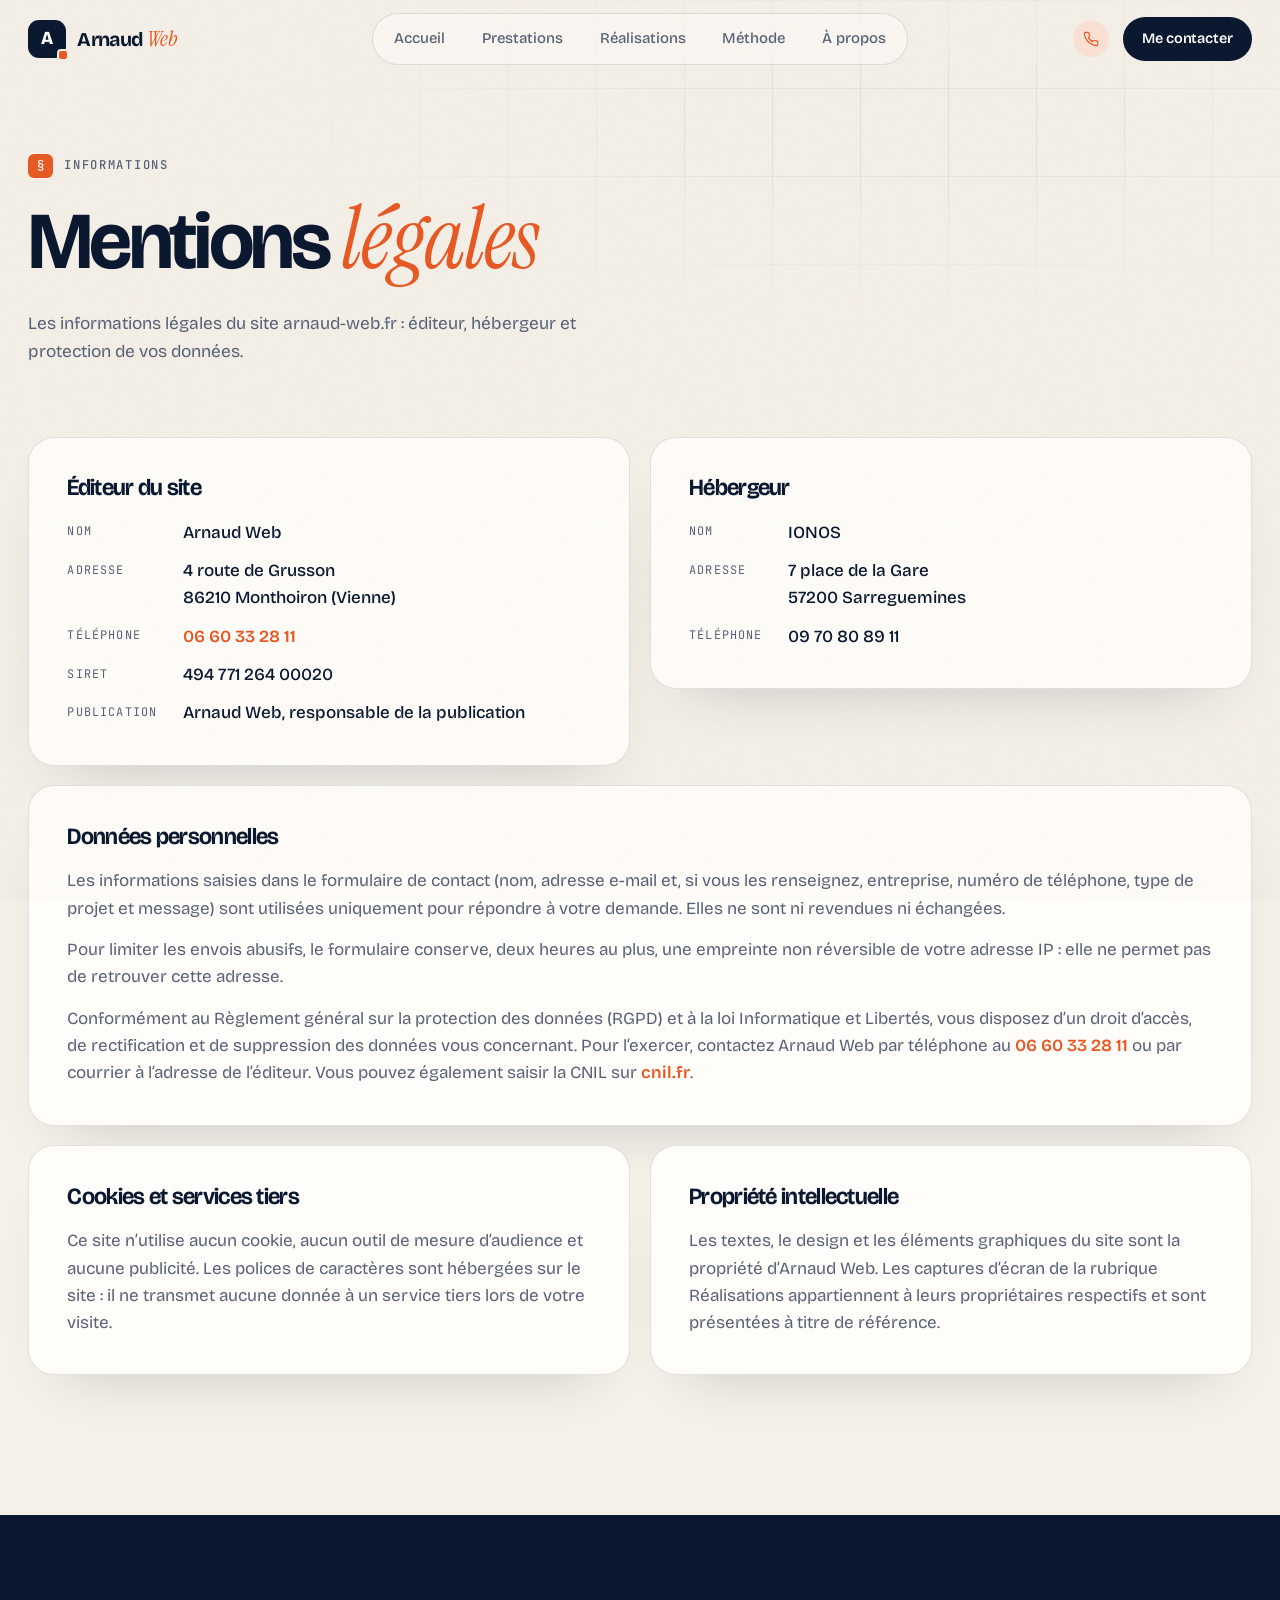
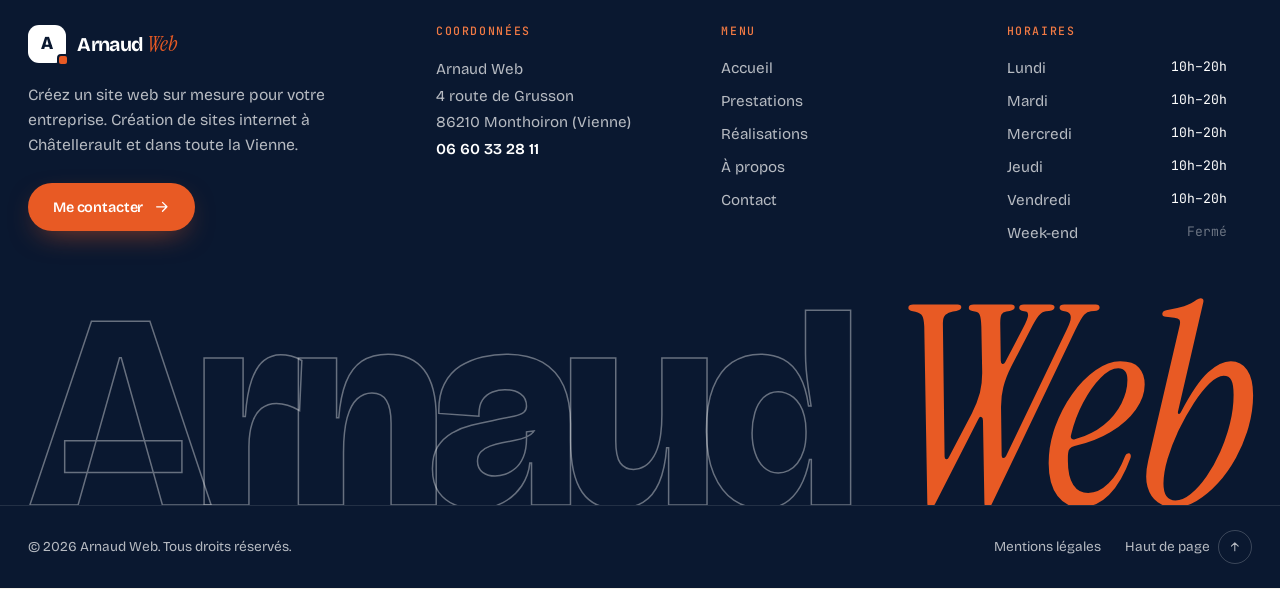
<file: mentions-legales.html>
<!DOCTYPE html>
<html lang="fr">

<head>
  <meta charset="UTF-8" />
  <meta name="viewport" content="width=device-width, initial-scale=1.0" />
  <title>Mentions légales — Arnaud Web</title>
  <meta name="description" content="Mentions légales du site Arnaud Web, création de sites web à Châtellerault : éditeur, SIRET, hébergeur IONOS et protection des données." />
  <link rel="canonical" href="https://arnaud-web.fr/mentions-legales" />
  <meta name="theme-color" content="#F5F0E8" />
  <link rel="icon" href="/images/favicon.png" />
  <link rel="preload" href="/assets/fonts/bricolage-grotesque-normal-300-800-latin.woff2" as="font" type="font/woff2" crossorigin />
  <link rel="preload" href="/assets/fonts/instrument-serif-normal-400-latin.woff2" as="font" type="font/woff2" crossorigin />
  <script>document.documentElement.classList.add("js");</script>
  <link rel="stylesheet" href="/assets/css/site.css" />
</head>

<body id="top">
  <!-- SVG sprite -->
  <svg width="0" height="0" style="position:absolute" aria-hidden="true">
    <symbol id="i-arrow" viewBox="0 0 24 24">
      <path d="M5 12h14M13 6l6 6-6 6" />
    </symbol>
    <symbol id="i-arrow-ur" viewBox="0 0 24 24">
      <path d="M7 17 17 7M8 7h9v9" />
    </symbol>
    <symbol id="i-arrow-dr" viewBox="0 0 24 24">
      <path d="M7 7l10 10M17 8v9H8" />
    </symbol>
    <symbol id="i-arrow-up" viewBox="0 0 24 24">
      <path d="M12 19V5M6 11l6-6 6 6" />
    </symbol>
    <symbol id="i-phone" viewBox="0 0 24 24">
      <path d="M22 16.92v3a2 2 0 0 1-2.18 2 19.8 19.8 0 0 1-8.63-3.07 19.5 19.5 0 0 1-6-6A19.8 19.8 0 0 1 2.12 4.18 2 2 0 0 1 4.11 2h3a2 2 0 0 1 2 1.72c.13.96.36 1.9.7 2.81a2 2 0 0 1-.45 2.11L8.09 9.91a16 16 0 0 0 6 6l1.27-1.27a2 2 0 0 1 2.11-.45c.91.34 1.85.57 2.81.7A2 2 0 0 1 22 16.92z" />
    </symbol>
    <symbol id="i-check" viewBox="0 0 24 24">
      <path d="M20 6 9 17l-5-5" />
    </symbol>
    <symbol id="i-ruler" viewBox="0 0 24 24">
      <path d="M21.3 15.3a2.4 2.4 0 0 1 0 3.4l-2.6 2.6a2.4 2.4 0 0 1-3.4 0L2.7 8.7a2.4 2.4 0 0 1 0-3.4l2.6-2.6a2.4 2.4 0 0 1 3.4 0z" />
      <path d="m14.5 12.5 2-2M11.5 9.5l2-2M8.5 6.5l2-2M17.5 15.5l2-2" />
    </symbol>
    <symbol id="i-devices" viewBox="0 0 24 24">
      <rect x="2" y="4" width="14" height="10" rx="1.5" />
      <path d="M5 18h8M9 14v4" />
      <rect x="17" y="8" width="5" height="12" rx="1.2" />
    </symbol>
    <symbol id="i-compass" viewBox="0 0 24 24">
      <circle cx="12" cy="12" r="10" />
      <path d="m16.24 7.76-2.12 6.36-6.36 2.12 2.12-6.36z" />
    </symbol>
    <symbol id="i-store" viewBox="0 0 24 24">
      <path d="M4 10v10h16V10" />
      <path d="M2.5 10 4.5 4h15l2 6z" />
      <path d="M2.5 10a3 3 0 0 0 6.5 0 3 3 0 0 0 6 0 3 3 0 0 0 6.5 0" />
      <path d="M10 20v-5h4v5" />
    </symbol>
    <symbol id="i-book" viewBox="0 0 24 24">
      <path d="M2 4h6a4 4 0 0 1 4 4v13a3 3 0 0 0-3-3H2z" />
      <path d="M22 4h-6a4 4 0 0 0-4 4v13a3 3 0 0 1 3-3h7z" />
    </symbol>
    <symbol id="i-pen" viewBox="0 0 24 24">
      <path d="M12 20h9" />
      <path d="M16.5 3.5a2.12 2.12 0 0 1 3 3L7 19l-4 1 1-4z" />
    </symbol>
    <symbol id="i-pin" viewBox="0 0 24 24">
      <path d="M20 10c0 6-8 12-8 12s-8-6-8-12a8 8 0 0 1 16 0z" />
      <circle cx="12" cy="10" r="3" />
    </symbol>
    <symbol id="i-clock" viewBox="0 0 24 24">
      <circle cx="12" cy="12" r="10" />
      <path d="M12 6v6l4 2" />
    </symbol>
    <symbol id="i-menu" viewBox="0 0 24 24">
      <path d="M4 8h16M4 16h10" />
    </symbol>
    <symbol id="i-close" viewBox="0 0 24 24">
      <path d="M18 6 6 18M6 6l12 12" />
    </symbol>
    <symbol id="i-star" viewBox="0 0 24 24">
      <path d="M12 2v20M2 12h20M4.9 4.9l14.2 14.2M19.1 4.9 4.9 19.1" />
    </symbol>
    <symbol id="i-plus" viewBox="0 0 24 24">
      <path d="M12 5v14M5 12h14" />
    </symbol>
    <symbol id="i-globe" viewBox="0 0 24 24">
      <circle cx="12" cy="12" r="10" />
      <path d="M2 12h20M12 2a15 15 0 0 1 4 10 15 15 0 0 1-4 10 15 15 0 0 1-4-10 15 15 0 0 1 4-10z" />
    </symbol>
  </svg>

  <!-- ================= HEADER ================= -->
  <header class="header" id="header">
    <div class="container header-inner">
      <a href="/" class="brand" aria-label="Arnaud Web — accueil">
        <span class="brand-mark">A<i></i></span>
        <span class="brand-text">Arnaud<b>Web</b></span>
      </a>

      <nav class="nav" aria-label="Navigation principale">
        <a href="/">Accueil</a>
        <a href="/#prestations">Prestations</a>
        <a href="/#realisations">Réalisations</a>
        <a href="/#methode">Méthode</a>
        <a href="/#a-propos">À propos</a>
      </nav>

      <div class="header-actions">
        <a href="tel:+33660332811" class="phone-link">
          <span class="ico"><svg class="i">
              <use href="#i-phone" />
            </svg></span>
          <span class="num">06 60 33 28 11</span>
        </a>
        <a href="/#contact" class="btn btn-dark">Me contacter</a>
        <button class="burger" id="burger" aria-label="Ouvrir le menu"><svg class="i">
            <use href="#i-menu" />
          </svg></button>
      </div>
    </div>
  </header>

  <!-- Mobile menu -->
  <div class="mobile-panel" id="mobilePanel" aria-hidden="true">
    <div class="top">
      <a href="/" class="brand" data-close>
        <span class="brand-mark">A<i></i></span>
        <span class="brand-text">Arnaud<b>Web</b></span>
      </a>
      <button class="burger" id="closeMenu" aria-label="Fermer le menu"><svg class="i">
          <use href="#i-close" />
        </svg></button>
    </div>
    <nav>
      <a href="/" data-close>Accueil <small>01</small></a>
      <a href="/#prestations" data-close>Prestations <small>02</small></a>
      <a href="/#realisations" data-close>Réalisations <small>03</small></a>
      <a href="/#methode" data-close>Méthode <small>04</small></a>
      <a href="/#a-propos" data-close>À propos <small>05</small></a>
      <a href="/#contact" data-close>Contact <small>06</small></a>
    </nav>
    <div class="bottom">
      <a href="tel:+33660332811" class="btn btn-primary"><svg class="i">
          <use href="#i-phone" />
        </svg> 06 60 33 28 11</a>
    </div>
  </div>


  <main>
    <section class="hero page-head">
      <div class="container">
        <p class="kicker"><span>§</span>Informations</p>
        <h1>Mentions <em>légales</em></h1>
        <p class="lead">Les informations légales du site arnaud-web.fr : éditeur, hébergeur et protection de vos données.</p>
      </div>
    </section>

    <section class="legal-page">
      <div class="container">
        <div class="legal-grid">
          <article class="legal-card">
            <h2>Éditeur du site</h2>
            <dl>
              <dt>Nom</dt><dd>Arnaud Web</dd>
              <dt>Adresse</dt><dd>4 route de Grusson<br />86210 Monthoiron (Vienne)</dd>
              <dt>Téléphone</dt><dd><a href="tel:+33660332811">06 60 33 28 11</a></dd>
              <dt>SIRET</dt><dd>494 771 264 00020</dd>
              <dt>Publication</dt><dd>Arnaud Web, responsable de la publication</dd>
            </dl>
          </article>

          <article class="legal-card">
            <h2>Hébergeur</h2>
            <dl>
              <dt>Nom</dt><dd>IONOS</dd>
              <dt>Adresse</dt><dd>7 place de la Gare<br />57200 Sarreguemines</dd>
              <dt>Téléphone</dt><dd>09 70 80 89 11</dd>
            </dl>
          </article>

          <article class="legal-card wide" id="donnees">
            <h2>Données personnelles</h2>
            <p>Les informations saisies dans le formulaire de contact (nom, adresse e-mail et, si vous les renseignez, entreprise, numéro de téléphone, type de projet et message) sont utilisées uniquement pour répondre à votre demande. Elles ne sont ni revendues ni échangées.</p>
            <p>Pour limiter les envois abusifs, le formulaire conserve, deux heures au plus, une empreinte non réversible de votre adresse IP : elle ne permet pas de retrouver cette adresse.</p>
            <p>Conformément au Règlement général sur la protection des données (RGPD) et à la loi Informatique et Libertés, vous disposez d’un droit d’accès, de rectification et de suppression des données vous concernant. Pour l’exercer, contactez Arnaud Web par téléphone au <a href="tel:+33660332811">06 60 33 28 11</a> ou par courrier à l’adresse de l’éditeur. Vous pouvez également saisir la CNIL sur <a href="https://www.cnil.fr" rel="noopener">cnil.fr</a>.</p>
          </article>

          <article class="legal-card">
            <h2>Cookies et services tiers</h2>
            <p>Ce site n’utilise aucun cookie, aucun outil de mesure d’audience et aucune publicité. Les polices de caractères sont hébergées sur le site : il ne transmet aucune donnée à un service tiers lors de votre visite.</p>
          </article>

          <article class="legal-card">
            <h2>Propriété intellectuelle</h2>
            <p>Les textes, le design et les éléments graphiques du site sont la propriété d’Arnaud Web. Les captures d’écran de la rubrique Réalisations appartiennent à leurs propriétaires respectifs et sont présentées à titre de référence.</p>
          </article>
        </div>
      </div>
    </section>
  </main>

  <!-- ================= FOOTER ================= -->
  <footer class="footer">
    <div class="container">
      <div class="footer-top">
        <div>
          <a href="/" class="brand">
            <span class="brand-mark">A<i></i></span>
            <span class="brand-text">Arnaud<b>Web</b></span>
          </a>
          <p class="tagline">Créez un site web sur mesure pour votre entreprise. Création de sites internet à Châtellerault et dans toute la Vienne.</p>
          <a href="/#contact" class="btn btn-primary f-cta">Me contacter <svg class="i">
              <use href="#i-arrow" />
            </svg></a>
        </div>

        <div>
          <h4>Coordonnées</h4>
          <address>
            Arnaud Web<br />
            4 route de Grusson<br />
            86210 Monthoiron (Vienne)<br />
            <a href="tel:+33660332811">06 60 33 28 11</a>
          </address>
        </div>

        <div>
          <h4>Menu</h4>
          <ul>
            <li><a href="/">Accueil</a></li>
            <li><a href="/#prestations">Prestations</a></li>
            <li><a href="/#realisations">Réalisations</a></li>
            <li><a href="/#a-propos">À propos</a></li>
            <li><a href="/#contact">Contact</a></li>
          </ul>
        </div>

        <div>
          <h4>Horaires</h4>
          <ul class="hours">
            <li><span>Lundi</span><span>10h–20h</span></li>
            <li><span>Mardi</span><span>10h–20h</span></li>
            <li><span>Mercredi</span><span>10h–20h</span></li>
            <li><span>Jeudi</span><span>10h–20h</span></li>
            <li><span>Vendredi</span><span>10h–20h</span></li>
            <li class="off"><span>Week-end</span><span>Fermé</span></li>
          </ul>
        </div>
      </div>
    </div>

    <div class="wordmark" aria-hidden="true">Arnaud <em>Web</em></div>

    <div class="footer-bottom">
      <div class="container" style="display:flex;justify-content:space-between;align-items:center;gap:1rem;flex-wrap:wrap">
        <p>© <span id="year">2026</span> Arnaud Web. Tous droits réservés.</p>
        <nav>
          <a href="/mentions-legales">Mentions légales</a>
          <a href="#top" class="to-top">Haut de page <span><svg class="i">
                <use href="#i-arrow-up" />
              </svg></span></a>
        </nav>
      </div>
    </div>
  </footer>

  <script src="/assets/js/pages.js"></script>
</body>

</html>
</file>
<file: assets/css/site.css>
/* Polices hébergées sur le site (aucune requête vers Google) */
@font-face {
  font-family: 'Bricolage Grotesque';
  font-style: normal;
  font-weight: 300 800;
  font-stretch: 100%;
  font-display: swap;
  src: url(/assets/fonts/bricolage-grotesque-normal-300-800-latin-ext.woff2) format('woff2');
  unicode-range: U+0100-02BA, U+02BD-02C5, U+02C7-02CC, U+02CE-02D7, U+02DD-02FF, U+0304, U+0308, U+0329, U+1D00-1DBF, U+1E00-1E9F, U+1EF2-1EFF, U+2020, U+20A0-20AB, U+20AD-20C4, U+2113, U+2C60-2C7F, U+A720-A7FF;
}
@font-face {
  font-family: 'Bricolage Grotesque';
  font-style: normal;
  font-weight: 300 800;
  font-stretch: 100%;
  font-display: swap;
  src: url(/assets/fonts/bricolage-grotesque-normal-300-800-latin.woff2) format('woff2');
  unicode-range: U+0000-00FF, U+0131, U+0152-0153, U+02BB-02BC, U+02C6, U+02DA, U+02DC, U+0304, U+0308, U+0329, U+2000-206F, U+20AC, U+2122, U+2191, U+2193, U+2212, U+2215, U+FEFF, U+FFFD;
}
@font-face {
  font-family: 'Instrument Serif';
  font-style: italic;
  font-weight: 400;
  font-display: swap;
  src: url(/assets/fonts/instrument-serif-italic-400-latin-ext.woff2) format('woff2');
  unicode-range: U+0100-02BA, U+02BD-02C5, U+02C7-02CC, U+02CE-02D7, U+02DD-02FF, U+0304, U+0308, U+0329, U+1D00-1DBF, U+1E00-1E9F, U+1EF2-1EFF, U+2020, U+20A0-20AB, U+20AD-20C4, U+2113, U+2C60-2C7F, U+A720-A7FF;
}
@font-face {
  font-family: 'Instrument Serif';
  font-style: italic;
  font-weight: 400;
  font-display: swap;
  src: url(/assets/fonts/instrument-serif-italic-400-latin.woff2) format('woff2');
  unicode-range: U+0000-00FF, U+0131, U+0152-0153, U+02BB-02BC, U+02C6, U+02DA, U+02DC, U+0304, U+0308, U+0329, U+2000-206F, U+20AC, U+2122, U+2191, U+2193, U+2212, U+2215, U+FEFF, U+FFFD;
}
@font-face {
  font-family: 'Instrument Serif';
  font-style: normal;
  font-weight: 400;
  font-display: swap;
  src: url(/assets/fonts/instrument-serif-normal-400-latin-ext.woff2) format('woff2');
  unicode-range: U+0100-02BA, U+02BD-02C5, U+02C7-02CC, U+02CE-02D7, U+02DD-02FF, U+0304, U+0308, U+0329, U+1D00-1DBF, U+1E00-1E9F, U+1EF2-1EFF, U+2020, U+20A0-20AB, U+20AD-20C4, U+2113, U+2C60-2C7F, U+A720-A7FF;
}
@font-face {
  font-family: 'Instrument Serif';
  font-style: normal;
  font-weight: 400;
  font-display: swap;
  src: url(/assets/fonts/instrument-serif-normal-400-latin.woff2) format('woff2');
  unicode-range: U+0000-00FF, U+0131, U+0152-0153, U+02BB-02BC, U+02C6, U+02DA, U+02DC, U+0304, U+0308, U+0329, U+2000-206F, U+20AC, U+2122, U+2191, U+2193, U+2212, U+2215, U+FEFF, U+FFFD;
}
@font-face {
  font-family: 'JetBrains Mono';
  font-style: normal;
  font-weight: 400;
  font-display: swap;
  src: url(/assets/fonts/jetbrains-mono-normal-400-latin-ext.woff2) format('woff2');
  unicode-range: U+0100-02BA, U+02BD-02C5, U+02C7-02CC, U+02CE-02D7, U+02DD-02FF, U+0304, U+0308, U+0329, U+1D00-1DBF, U+1E00-1E9F, U+1EF2-1EFF, U+2020, U+20A0-20AB, U+20AD-20C4, U+2113, U+2C60-2C7F, U+A720-A7FF;
}
@font-face {
  font-family: 'JetBrains Mono';
  font-style: normal;
  font-weight: 400;
  font-display: swap;
  src: url(/assets/fonts/jetbrains-mono-normal-400-latin.woff2) format('woff2');
  unicode-range: U+0000-00FF, U+0131, U+0152-0153, U+02BB-02BC, U+02C6, U+02DA, U+02DC, U+0304, U+0308, U+0329, U+2000-206F, U+20AC, U+2122, U+2191, U+2193, U+2212, U+2215, U+FEFF, U+FFFD;
}
@font-face {
  font-family: 'JetBrains Mono';
  font-style: normal;
  font-weight: 500;
  font-display: swap;
  src: url(/assets/fonts/jetbrains-mono-normal-500-latin-ext.woff2) format('woff2');
  unicode-range: U+0100-02BA, U+02BD-02C5, U+02C7-02CC, U+02CE-02D7, U+02DD-02FF, U+0304, U+0308, U+0329, U+1D00-1DBF, U+1E00-1E9F, U+1EF2-1EFF, U+2020, U+20A0-20AB, U+20AD-20C4, U+2113, U+2C60-2C7F, U+A720-A7FF;
}
@font-face {
  font-family: 'JetBrains Mono';
  font-style: normal;
  font-weight: 500;
  font-display: swap;
  src: url(/assets/fonts/jetbrains-mono-normal-500-latin.woff2) format('woff2');
  unicode-range: U+0000-00FF, U+0131, U+0152-0153, U+02BB-02BC, U+02C6, U+02DA, U+02DC, U+0304, U+0308, U+0329, U+2000-206F, U+20AC, U+2122, U+2191, U+2193, U+2212, U+2215, U+FEFF, U+FFFD;
}

:root {
  --ink: #0A1830;
  --navy: #0D2A57;
  --navy-2: #143A72;
  --paper: #F5F0E8;
  --paper-2: #ECE5D8;
  --paper-3: #E1D7C5;
  --white: #FFFDF9;
  --orange: #E85A24;
  --orange-2: #F27A44;
  --orange-soft: #FBE2D4;
  --green: #2E9E6B;
  --text: #0A1830;
  --muted: #596277;
  --line: rgba(10, 24, 48, .12);
  --line-strong: rgba(10, 24, 48, .22);
  --f-display: "Bricolage Grotesque", ui-sans-serif, sans-serif;
  --f-serif: "Instrument Serif", Georgia, serif;
  --f-mono: "JetBrains Mono", ui-monospace, monospace;
  --ease: cubic-bezier(.2, .7, .1, 1);
  --container: 1280px;
}

*,
*::before,
*::after {
  box-sizing: border-box;
}

html {
  scroll-behavior: smooth;
  -webkit-text-size-adjust: 100%;
}

body {
  margin: 0;
  font-family: var(--f-display);
  font-size: 17px;
  line-height: 1.6;
  color: var(--text);
  background: var(--paper);
  font-variation-settings: "opsz" 14;
  -webkit-font-smoothing: antialiased;
  overflow-x: hidden;
  overflow-x: clip;
}

body::after {
  content: "";
  position: fixed;
  inset: 0;
  pointer-events: none;
  z-index: 999;
  opacity: .07;
  mix-blend-mode: multiply;
  background-image: url("data:image/svg+xml;utf8,<svg xmlns='http://www.w3.org/2000/svg' width='180' height='180'><filter id='n'><feTurbulence type='fractalNoise' baseFrequency='.85' numOctaves='2' stitchTiles='stitch'/></filter><rect width='100%' height='100%' filter='url(%23n)'/></svg>");
}

img {
  max-width: 100%;
  display: block;
}

a {
  color: inherit;
  text-decoration: none;
}

button,
input,
textarea,
select {
  font: inherit;
  color: inherit;
}

::selection {
  background: var(--orange);
  color: #fff;
}

.container {
  width: 100%;
  max-width: var(--container);
  margin: 0 auto;
  padding: 0 28px;
}

svg.i {
  width: 1em;
  height: 1em;
  fill: none;
  stroke: currentColor;
  stroke-width: 1.8;
  stroke-linecap: round;
  stroke-linejoin: round;
  flex-shrink: 0;
}

h1,
h2,
h3,
h4 {
  margin: 0;
  font-weight: 650;
  letter-spacing: -.03em;
  line-height: 1.02;
  font-variation-settings: "opsz" 96;
}

h1 em,
h2 em,
h3 em {
  font-family: var(--f-serif);
  font-style: italic;
  font-weight: 400;
  letter-spacing: -.01em;
  color: var(--orange);
}

p {
  margin: 0;
}

/* ---------- Buttons ---------- */
.btn {
  display: inline-flex;
  align-items: center;
  gap: .6rem;
  height: 54px;
  padding: 0 1.5rem;
  border-radius: 999px;
  font-weight: 600;
  font-size: .98rem;
  letter-spacing: -.01em;
  border: 1px solid transparent;
  cursor: pointer;
  transition: transform .35s var(--ease), background .3s, color .3s, border-color .3s, box-shadow .35s;
  white-space: nowrap;
}

.btn svg.i {
  font-size: 1.1rem;
  transition: transform .35s var(--ease);
}

.btn:hover svg.i {
  transform: translateX(3px);
}

.btn-primary {
  background: var(--orange);
  color: #fff;
  box-shadow: 0 10px 30px -12px rgba(232, 90, 36, .7);
}

.btn-primary:hover {
  background: #D44C18;
  transform: translateY(-2px);
  box-shadow: 0 16px 34px -12px rgba(232, 90, 36, .8);
}

.btn-dark {
  background: var(--ink);
  color: #fff;
}

.btn-dark:hover {
  background: var(--navy-2);
  transform: translateY(-2px);
}

.btn-ghost {
  border-color: var(--line-strong);
  color: var(--ink);
  background: transparent;
}

.btn-ghost:hover {
  border-color: var(--ink);
  background: var(--ink);
  color: #fff;
}

/* ---------- Kicker / headings ---------- */
.kicker {
  display: inline-flex;
  align-items: center;
  gap: .7rem;
  font-family: var(--f-mono);
  font-size: .76rem;
  font-weight: 500;
  letter-spacing: .14em;
  text-transform: uppercase;
  color: var(--muted);
}

.kicker span {
  display: inline-grid;
  place-items: center;
  height: 24px;
  padding: 0 .55rem;
  border-radius: 6px;
  background: var(--orange);
  color: #fff;
  letter-spacing: .04em;
}

.section {
  padding: clamp(80px, 11vw, 150px) 0;
  position: relative;
}

.sec-title {
  font-size: clamp(2.2rem, 4.6vw, 4rem);
  margin-top: 1.4rem;
  max-width: 16ch;
}

/* ---------- Header ---------- */
.header {
  position: fixed;
  inset: 0 0 auto 0;
  z-index: 100;
  transition: background .4s, border-color .4s, backdrop-filter .4s;
  border-bottom: 1px solid transparent;
}

.header.scrolled {
  background: rgba(245, 240, 232, .84);
  backdrop-filter: blur(14px) saturate(1.4);
  -webkit-backdrop-filter: blur(14px) saturate(1.4);
  border-color: var(--line);
}

.header-inner {
  height: 78px;
  display: grid;
  grid-template-columns: minmax(max-content, 1fr) auto minmax(max-content, 1fr);
  align-items: center;
  gap: 2rem;
}

.header-inner .brand {
  justify-self: start;
}

.header-inner .header-actions {
  justify-self: end;
}

.brand {
  white-space: nowrap;
  flex-shrink: 0;
  display: inline-flex;
  align-items: center;
  gap: .7rem;
  font-weight: 700;
  font-size: 1.22rem;
  letter-spacing: -.03em;
}

.brand-mark {
  position: relative;
  width: 38px;
  height: 38px;
  border-radius: 11px;
  background: var(--ink);
  color: #fff;
  display: grid;
  place-items: center;
  font-weight: 800;
  font-size: 1.15rem;
  font-variation-settings: "opsz" 96;
}

.brand-mark i {
  position: absolute;
  right: -3px;
  bottom: -3px;
  width: 12px;
  height: 12px;
  border-radius: 4px;
  background: var(--orange);
  border: 2px solid var(--paper);
}

.brand-text b {
  font-family: var(--f-serif);
  font-style: italic;
  font-weight: 400;
  color: var(--orange);
  font-size: 1.15em;
  margin-left: .18em;
  letter-spacing: 0;
}

.nav {
  flex-shrink: 0;
  display: flex;
  align-items: center;
  gap: .3rem;
  padding: 5px;
  border-radius: 999px;
  border: 1px solid var(--line);
  background: rgba(255, 253, 249, .55);
}

.nav a {
  white-space: nowrap;
  padding: .5rem 1rem;
  border-radius: 999px;
  font-size: .93rem;
  font-weight: 500;
  color: var(--muted);
  transition: color .25s, background .25s;
}

.nav a:hover,
.nav a.active {
  color: var(--ink);
  background: var(--white);
  box-shadow: 0 1px 2px rgba(10, 24, 48, .08);
}

.header-actions {
  flex-shrink: 0;
  display: flex;
  align-items: center;
  gap: .9rem;
}

.phone-link {
  white-space: nowrap;
  display: inline-flex;
  align-items: center;
  gap: .55rem;
  font-family: var(--f-mono);
  font-size: .85rem;
  font-weight: 500;
  color: var(--ink);
}

.phone-link .ico {
  width: 36px;
  height: 36px;
  border-radius: 50%;
  display: grid;
  place-items: center;
  background: var(--orange-soft);
  color: var(--orange);
  font-size: 1rem;
}

.header .btn {
  white-space: nowrap;
  height: 44px;
  padding: 0 1.15rem;
  font-size: .9rem;
}

.burger {
  display: none;
  width: 46px;
  height: 46px;
  border-radius: 50%;
  border: 1px solid var(--line-strong);
  background: transparent;
  cursor: pointer;
  place-items: center;
  font-size: 1.3rem;
}

.mobile-panel {
  position: fixed;
  inset: 0;
  z-index: 200;
  background: var(--ink);
  color: #fff;
  padding: 24px 28px 40px;
  display: flex;
  flex-direction: column;
  transform: translateY(-100%);
  visibility: hidden;
  transition: transform .6s var(--ease), visibility 0s .6s;
}

.mobile-panel.open {
  transform: none;
  visibility: visible;
  transition: transform .6s var(--ease), visibility 0s;
}

.mobile-panel .top {
  display: flex;
  justify-content: space-between;
  align-items: center;
}

.mobile-panel .brand-mark {
  background: var(--orange);
}

.mobile-panel .brand-mark i {
  background: #fff;
  border-color: var(--ink);
}

.mobile-panel .burger {
  display: grid;
  border-color: rgba(255, 255, 255, .25);
  color: #fff;
}

.mobile-panel nav {
  margin-top: 3.5rem;
  display: flex;
  flex-direction: column;
}

.mobile-panel nav a {
  font-size: 2.3rem;
  font-weight: 600;
  letter-spacing: -.03em;
  padding: .55rem 0;
  border-bottom: 1px solid rgba(255, 255, 255, .1);
  display: flex;
  justify-content: space-between;
  align-items: center;
}

.mobile-panel nav a small {
  font-family: var(--f-mono);
  font-size: .75rem;
  color: var(--orange-2);
  letter-spacing: .1em;
}

.mobile-panel .bottom {
  margin-top: auto;
  display: grid;
  gap: 1rem;
}

.mobile-panel .bottom .btn {
  justify-content: center;
}

/* ---------- Hero ---------- */
.hero {
  position: relative;
  padding: 150px 0 90px;
  overflow: hidden;
}

.hero::before {
  content: "";
  position: absolute;
  inset: 0;
  background-image:
    linear-gradient(var(--line) 1px, transparent 1px),
    linear-gradient(90deg, var(--line) 1px, transparent 1px);
  background-size: 88px 88px;
  background-position: center top;
  mask-image: radial-gradient(ellipse 70% 60% at 70% 30%, #000 10%, transparent 75%);
  -webkit-mask-image: radial-gradient(ellipse 70% 60% at 70% 30%, #000 10%, transparent 75%);
  opacity: .55;
  pointer-events: none;
}

.hero-grid {
  position: relative;
  display: grid;
  grid-template-columns: 1.04fr .96fr;
  gap: clamp(2rem, 5vw, 5rem);
  align-items: center;
}

/* Grand écran : l'aperçu du site à droite est un peu plus large, pour équilibrer le gros titre */
@media (min-width: 1201px) {
  .hero-grid {
    grid-template-columns: .94fr 1.06fr;
  }
}

.eyebrow {
  display: inline-flex;
  align-items: center;
  gap: .7rem;
  padding: .45rem 1rem .45rem .55rem;
  border-radius: 999px;
  background: var(--white);
  border: 1px solid var(--line);
  font-family: var(--f-mono);
  font-size: .76rem;
  letter-spacing: .06em;
  color: var(--muted);
}

.pulse {
  position: relative;
  width: 22px;
  height: 22px;
  border-radius: 50%;
  background: rgba(46, 158, 107, .14);
  display: grid;
  place-items: center;
}

.pulse::before {
  content: "";
  width: 8px;
  height: 8px;
  border-radius: 50%;
  background: var(--green);
}

.pulse::after {
  content: "";
  position: absolute;
  inset: 0;
  border-radius: 50%;
  border: 1px solid var(--green);
  animation: ping 2.2s var(--ease) infinite;
}

@keyframes ping {
  0% {
    transform: scale(.5);
    opacity: .9;
  }

  100% {
    transform: scale(1.5);
    opacity: 0;
  }
}

.hero h1 {
  margin-top: 1.6rem;
  font-size: clamp(2.9rem, 6.3vw, 5.7rem);
  line-height: .96;
  letter-spacing: -.045em;
  font-weight: 680;
}

.hero h1 em {
  font-size: 1.08em;
  line-height: .8;
  white-space: nowrap;
}

.hero h1 .loc {
  position: relative;
  white-space: nowrap;
}

.hero h1 .loc svg {
  position: absolute;
  left: -2%;
  bottom: -.12em;
  width: 104%;
  height: .32em;
  overflow: visible;
}

.hero h1 .loc svg path {
  fill: none;
  stroke: var(--orange);
  stroke-width: 5;
  stroke-linecap: round;
  stroke-dasharray: 700;
  stroke-dashoffset: 700;
  animation: draw 1.4s 1s var(--ease) forwards;
}

@keyframes draw {
  to {
    stroke-dashoffset: 0;
  }
}

.lead {
  margin-top: 1.8rem;
  font-size: clamp(1.05rem, 1.35vw, 1.2rem);
  color: var(--muted);
  max-width: 34em;
  line-height: 1.65;
}

.lead strong {
  color: var(--ink);
  font-weight: 600;
}

.hero-cta {
  margin-top: 2.4rem;
  display: flex;
  flex-wrap: wrap;
  gap: .8rem;
}

.hero-stats {
  margin: 3.2rem 0 0;
  padding-top: 1.8rem;
  border-top: 1px solid var(--line);
  display: grid;
  grid-template-columns: repeat(3, 1fr);
  gap: 1.5rem;
  max-width: 560px;
}

.hero-stats div {
  display: flex;
  flex-direction: column;
  gap: .3rem;
}

.hero-stats dt {
  font-size: 1.9rem;
  font-weight: 650;
  letter-spacing: -.04em;
  line-height: 1;
  font-variation-settings: "opsz" 96;
}

.hero-stats dt sup {
  font-family: var(--f-serif);
  font-style: italic;
  color: var(--orange);
  font-weight: 400;
  font-size: .6em;
  margin-left: .1em;
}

.hero-stats dd {
  margin: 0;
  font-size: .86rem;
  color: var(--muted);
  line-height: 1.4;
}

.rise {
  animation: rise 1s var(--ease) both;
  animation-delay: calc(var(--d, 0) * 100ms + 120ms);
}

@keyframes rise {
  from {
    opacity: 0;
    transform: translateY(30px);
  }

  to {
    opacity: 1;
    transform: none;
  }
}

/* Hero visual */
.stage {
  position: relative;
  width: 100%;
  aspect-ratio: 1 / .98;
}

.stage .panel {
  position: absolute;
  inset: 9% 3% 3% 9%;
  border-radius: 32px;
  background:
    radial-gradient(circle at 1px 1px, rgba(10, 24, 48, .16) 1px, transparent 1.4px) 0 0 / 18px 18px,
    linear-gradient(160deg, var(--paper-2), var(--paper-3));
  border: 1px solid var(--line);
}

.stage .glow {
  position: absolute;
  width: 70%;
  aspect-ratio: 1;
  right: -10%;
  top: 10%;
  border-radius: 50%;
  background: radial-gradient(circle, rgba(242, 122, 68, .45), transparent 65%);
  filter: blur(20px);
}

.win {
  position: absolute;
  margin: 0;
  border-radius: 14px;
  overflow: hidden;
  background: #fff;
  box-shadow:
    0 1px 0 rgba(255, 255, 255, .6) inset,
    0 30px 60px -20px rgba(10, 24, 48, .38),
    0 12px 24px -12px rgba(10, 24, 48, .25);
  border: 1px solid rgba(10, 24, 48, .1);
}

.chrome {
  height: 30px;
  display: flex;
  align-items: center;
  gap: 6px;
  padding: 0 12px;
  background: #F1EEE8;
  border-bottom: 1px solid rgba(10, 24, 48, .08);
}

.chrome i {
  width: 9px;
  height: 9px;
  border-radius: 50%;
  background: #D8D1C4;
}

.chrome i:first-child {
  background: var(--orange);
}

.chrome .url {
  margin-left: 10px;
  flex: 1;
  max-width: 60%;
  height: 18px;
  border-radius: 6px;
  background: #fff;
  font-family: var(--f-mono);
  font-size: 9.5px;
  color: #8A8F9B;
  display: flex;
  align-items: center;
  padding: 0 8px;
  gap: 5px;
  overflow: hidden;
  white-space: nowrap;
}

.chrome .url::before {
  content: "";
  width: 6px;
  height: 6px;
  border-radius: 2px;
  border: 1.3px solid #8A8F9B;
  flex-shrink: 0;
}

.win img {
  width: 100%;
  aspect-ratio: 16 / 10;
  object-fit: cover;
  object-position: 50% 0;
}

.win-main img {
  animation: pageScroll 16s 2s ease-in-out infinite alternate;
}

@keyframes pageScroll {

  0%,
  12% {
    object-position: 50% 0;
  }

  88%,
  100% {
    object-position: 50% 100%;
  }
}

.win-main {
  top: 5%;
  right: 0;
  width: 86%;
  animation: floatA 9s ease-in-out infinite;
}

.win-sub {
  left: 0;
  bottom: 7%;
  width: 57%;
  animation: floatB 10s ease-in-out infinite;
}

.phone {
  position: absolute;
  right: 5%;
  bottom: 0;
  width: 25%;
  aspect-ratio: 9 / 18.5;
  border-radius: 28px;
  padding: 6px;
  background: var(--ink);
  box-shadow: 0 30px 60px -18px rgba(10, 24, 48, .55);
  animation: floatA 8s -3s ease-in-out infinite;
}

.phone .screen {
  position: relative;
  width: 100%;
  height: 100%;
  border-radius: 22px;
  overflow: hidden;
  background: #fff;
}

.phone img {
  width: 255%;
  max-width: none;
  height: auto;
}

.phone .notch {
  position: absolute;
  top: 6px;
  left: 50%;
  transform: translateX(-50%);
  width: 34%;
  height: 12px;
  border-radius: 999px;
  background: var(--ink);
  z-index: 2;
}

@keyframes floatA {

  0%,
  100% {
    transform: translateY(0);
  }

  50% {
    transform: translateY(-10px);
  }
}

@keyframes floatB {

  0%,
  100% {
    transform: translateY(0);
  }

  50% {
    transform: translateY(8px);
  }
}

.chip {
  position: absolute;
  display: flex;
  align-items: center;
  gap: .7rem;
  padding: .65rem 1rem .65rem .65rem;
  border-radius: 16px;
  background: rgba(255, 253, 249, .94);
  backdrop-filter: blur(8px);
  -webkit-backdrop-filter: blur(8px);
  border: 1px solid var(--line);
  box-shadow: 0 18px 40px -18px rgba(10, 24, 48, .4);
  z-index: 7;
}

.chip .ci {
  width: 38px;
  height: 38px;
  border-radius: 11px;
  display: grid;
  place-items: center;
  background: var(--orange-soft);
  color: var(--orange);
  font-size: 1.15rem;
}

.chip strong {
  display: block;
  font-size: .9rem;
  font-weight: 650;
  letter-spacing: -.01em;
  line-height: 1.2;
}

.chip small {
  display: block;
  font-family: var(--f-mono);
  font-size: .66rem;
  color: var(--muted);
  letter-spacing: .02em;
  margin-top: 2px;
}

.chip-a {
  left: -3%;
  top: 38%;
  animation: floatB 7s ease-in-out infinite;
}

.chip-b {
  right: 2%;
  top: -1%;
  animation: floatA 7.5s -2s ease-in-out infinite;
}

.chip-b .ci {
  background: rgba(46, 158, 107, .12);
  color: var(--green);
}

.badge-rotate {
  position: absolute;
  left: 1%;
  top: -2%;
  width: 23%;
  aspect-ratio: 1;
  z-index: 6;
  border-radius: 50%;
  background: var(--ink);
  display: grid;
  place-items: center;
  box-shadow: 0 20px 40px -16px rgba(10, 24, 48, .6);
  transition: transform .5s var(--ease);
}

.badge-rotate:hover {
  transform: scale(1.06);
}

.badge-rotate svg.ring {
  position: absolute;
  inset: 0;
  width: 100%;
  height: 100%;
  animation: spin 18s linear infinite;
}

.badge-rotate svg.ring text {
  font-family: var(--f-mono);
  font-size: 9.2px;
  letter-spacing: 1.6px;
  text-transform: uppercase;
  fill: #fff;
}

.badge-rotate .core {
  width: 38%;
  aspect-ratio: 1;
  border-radius: 50%;
  background: var(--orange);
  color: #fff;
  display: grid;
  place-items: center;
  font-size: 1.2rem;
}

@keyframes spin {
  to {
    transform: rotate(360deg);
  }
}

/* ---------- Marquee ---------- */
.marquee-wrap {
  position: relative;
  z-index: 3;
  overflow: hidden;
  padding: 28px 0;
  margin: -38px 0 -28px;
}

.marquee {
  background: var(--ink);
  color: #fff;
  overflow: hidden;
  padding: 1.35rem 0;
  border-top: 1px solid rgba(255, 255, 255, .06);
  transform: rotate(-1.2deg) scale(1.03);
}

.marquee-track {
  display: flex;
  width: max-content;
  animation: marquee 38s linear infinite;
}

.marquee-track span {
  display: inline-flex;
  align-items: center;
  gap: 2.2rem;
  padding-right: 2.2rem;
  font-size: clamp(1.3rem, 2.4vw, 2rem);
  font-weight: 600;
  letter-spacing: -.03em;
  white-space: nowrap;
}

.marquee-track span em {
  font-family: var(--f-serif);
  font-weight: 400;
  color: var(--orange-2);
}

.marquee-track svg.i {
  color: var(--orange);
  font-size: 1.2rem;
  stroke-width: 2.4;
}

@keyframes marquee {
  to {
    transform: translateX(-50%);
  }
}

/* ---------- Engagements ---------- */
.commit-grid {
  display: grid;
  grid-template-columns: .9fr 1.1fr;
  gap: clamp(2rem, 6vw, 6rem);
  align-items: start;
}

.commit-head {
  position: sticky;
  top: 120px;
}

.commit-head p.desc {
  margin-top: 1.5rem;
  color: var(--muted);
  max-width: 30em;
}

.commit-list {
  list-style: none;
  margin: 0;
  padding: 0;
  border-top: 1px solid var(--line-strong);
}

.commit-item {
  display: grid;
  grid-template-columns: 70px 1fr auto;
  gap: 1.5rem;
  align-items: start;
  padding: 2.2rem 0;
  border-bottom: 1px solid var(--line-strong);
  transition: padding .4s var(--ease);
}

.commit-item:hover {
  padding-left: .8rem;
}

.commit-item .num {
  font-family: var(--f-mono);
  font-size: .8rem;
  color: var(--orange);
  padding-top: .55rem;
}

.commit-item h3 {
  font-size: clamp(1.6rem, 2.6vw, 2.2rem);
}

.commit-item p {
  margin-top: .7rem;
  color: var(--muted);
  max-width: 32em;
}

.commit-item .ico {
  width: 64px;
  height: 64px;
  border-radius: 18px;
  display: grid;
  place-items: center;
  background: var(--white);
  border: 1px solid var(--line);
  font-size: 1.6rem;
  color: var(--ink);
  transition: background .3s, color .3s, transform .5s var(--ease);
}

.commit-item:hover .ico {
  background: var(--orange);
  color: #fff;
  transform: rotate(-8deg);
}

/* ---------- Prestations ---------- */
.services {
  background: var(--white);
  border-top: 1px solid var(--line);
  border-bottom: 1px solid var(--line);
}

.sec-head-row {
  display: grid;
  grid-template-columns: 1.3fr 1fr;
  gap: 2.5rem;
  align-items: end;
}

.sec-head-row .side {
  color: var(--muted);
  font-size: 1.08rem;
  max-width: 28em;
  padding-bottom: .5rem;
}

.sec-head-row .side a {
  display: inline-flex;
  align-items: center;
  gap: .5rem;
  margin-top: 1.2rem;
  color: var(--ink);
  font-weight: 600;
  border-bottom: 1.5px solid var(--orange);
  padding-bottom: 2px;
}

.service-grid {
  margin-top: clamp(3rem, 6vw, 5rem);
  display: grid;
  grid-template-columns: repeat(3, 1fr);
  gap: 1.25rem;
}

.service {
  position: relative;
  display: flex;
  flex-direction: column;
  padding: 2rem;
  border-radius: 26px;
  background: var(--paper);
  border: 1px solid var(--line);
  transition: transform .5s var(--ease), box-shadow .5s var(--ease);
  overflow: hidden;
}

.service:hover {
  transform: translateY(-6px);
  box-shadow: 0 30px 60px -30px rgba(10, 24, 48, .35);
}

.service .top {
  display: flex;
  justify-content: space-between;
  align-items: flex-start;
}

.service .s-ico {
  width: 58px;
  height: 58px;
  border-radius: 16px;
  display: grid;
  place-items: center;
  background: var(--white);
  border: 1px solid var(--line);
  color: var(--orange);
  font-size: 1.5rem;
}

.service .idx {
  font-family: var(--f-mono);
  font-size: .78rem;
  color: var(--muted);
}

.service h3 {
  margin-top: 2.2rem;
  font-size: 2rem;
}

.service .s-desc {
  margin-top: .9rem;
  color: var(--muted);
  font-size: .98rem;
}

.service ul {
  list-style: none;
  padding: 0;
  margin: 1.6rem 0 2rem;
  display: grid;
  gap: .7rem;
}

.service li {
  display: flex;
  gap: .7rem;
  align-items: flex-start;
  font-size: .95rem;
  line-height: 1.45;
}

.service li svg.i {
  margin-top: .18rem;
  color: var(--orange);
  stroke-width: 2.4;
  font-size: .95rem;
}

.service .foot {
  margin-top: auto;
  padding-top: 1.4rem;
  border-top: 1px dashed var(--line-strong);
  display: flex;
  justify-content: space-between;
  align-items: center;
  gap: 1rem;
}

.service .foot small {
  font-family: var(--f-mono);
  font-size: .7rem;
  letter-spacing: .04em;
  color: var(--muted);
  line-height: 1.5;
}

.service .go {
  width: 46px;
  height: 46px;
  border-radius: 50%;
  display: grid;
  place-items: center;
  background: var(--ink);
  color: #fff;
  font-size: 1.1rem;
  flex-shrink: 0;
  transition: background .3s, transform .5s var(--ease);
}

.service:hover .go {
  background: var(--orange);
  transform: rotate(45deg);
}

.service.featured {
  background: var(--ink);
  color: #fff;
  border-color: var(--ink);
}

.service.featured::before {
  content: "";
  position: absolute;
  width: 320px;
  height: 320px;
  right: -120px;
  top: -140px;
  border-radius: 50%;
  background: radial-gradient(circle, rgba(232, 90, 36, .45), transparent 65%);
}

.service.featured .s-ico {
  background: var(--orange);
  color: #fff;
  border-color: transparent;
}

.service.featured .idx,
.service.featured .s-desc,
.service.featured .foot small {
  color: rgba(255, 255, 255, .62);
}

.service.featured .foot {
  border-color: rgba(255, 255, 255, .2);
}

.service.featured .go {
  background: #fff;
  color: var(--ink);
}

.service.featured:hover .go {
  background: var(--orange);
  color: #fff;
}

.tag-pop {
  position: relative;
  font-family: var(--f-mono);
  font-size: .68rem;
  letter-spacing: .1em;
  text-transform: uppercase;
  padding: .35rem .7rem;
  border-radius: 999px;
  background: rgba(255, 255, 255, .1);
  border: 1px solid rgba(255, 255, 255, .2);
  color: #fff;
}

/* ---------- Réalisations ---------- */
.works {
  background: var(--ink);
  color: #fff;
  overflow: hidden;
}

.works::before {
  content: "";
  position: absolute;
  inset: 0;
  background-image:
    linear-gradient(rgba(255, 255, 255, .05) 1px, transparent 1px),
    linear-gradient(90deg, rgba(255, 255, 255, .05) 1px, transparent 1px);
  background-size: 88px 88px;
  mask-image: linear-gradient(180deg, #000, transparent 55%);
  -webkit-mask-image: linear-gradient(180deg, #000, transparent 55%);
  pointer-events: none;
}

.works::after {
  content: "";
  position: absolute;
  width: 700px;
  height: 700px;
  left: -250px;
  top: -300px;
  border-radius: 50%;
  background: radial-gradient(circle, rgba(232, 90, 36, .22), transparent 65%);
  pointer-events: none;
}

.works .container {
  position: relative;
  z-index: 1;
}

.works .kicker {
  color: rgba(255, 255, 255, .6);
}

.works .sec-head-row .side {
  color: rgba(255, 255, 255, .62);
}

.filters {
  margin-top: 3rem;
  display: flex;
  flex-wrap: wrap;
  gap: .5rem;
}

.filter {
  display: inline-flex;
  align-items: center;
  gap: .5rem;
  height: 42px;
  padding: 0 1.1rem;
  border-radius: 999px;
  border: 1px solid rgba(255, 255, 255, .16);
  background: transparent;
  color: rgba(255, 255, 255, .75);
  font-size: .9rem;
  font-weight: 500;
  cursor: pointer;
  transition: all .3s;
}

.filter sup {
  font-family: var(--f-mono);
  font-size: .66rem;
  opacity: .6;
}

.filter:hover {
  border-color: rgba(255, 255, 255, .5);
  color: #fff;
}

.filter.active {
  background: #fff;
  color: var(--ink);
  border-color: #fff;
}

.work-grid {
  margin-top: 2rem;
  display: grid;
  grid-template-columns: repeat(3, 1fr);
  gap: 1.25rem;
}

.work {
  display: flex;
  flex-direction: column;
  padding: 12px;
  border-radius: 22px;
  background: rgba(255, 255, 255, .04);
  border: 1px solid rgba(255, 255, 255, .08);
  transition: background .4s, border-color .4s, transform .5s var(--ease), opacity .4s;
}

.work:hover {
  background: rgba(255, 255, 255, .07);
  border-color: rgba(255, 255, 255, .18);
  transform: translateY(-4px);
}

.work.is-hidden {
  display: none;
}

.work .shot {
  border-radius: 13px;
  overflow: hidden;
  background: #fff;
}

.work .shot .chrome {
  height: 26px;
}

.work .shot .img-wrap {
  overflow: hidden;
}

.work .shot .img-wrap {
  position: relative;
}

.work .shot img {
  width: 100%;
  aspect-ratio: 16 / 10;
  object-fit: cover;
  object-position: 50% 0;
  transition: object-position 5s cubic-bezier(.45, 0, .55, 1);
}

.work:hover .shot img {
  object-position: 50% 100%;
}

.work .scroll-hint {
  position: absolute;
  right: 10px;
  bottom: 10px;
  display: inline-flex;
  align-items: center;
  gap: .4rem;
  padding: .3rem .6rem;
  border-radius: 999px;
  background: rgba(10, 24, 48, .82);
  color: #fff;
  font-family: var(--f-mono);
  font-size: .62rem;
  letter-spacing: .06em;
  text-transform: uppercase;
  opacity: 0;
  transform: translateY(6px);
  transition: opacity .3s, transform .4s var(--ease);
}

.work:hover .scroll-hint {
  opacity: 1;
  transform: none;
}

.work-meta {
  padding: 1.2rem .5rem .4rem;
  display: grid;
  grid-template-columns: 1fr auto;
  gap: .4rem 1rem;
  align-items: start;
  flex: 1;
}

.work-meta .w-num {
  grid-column: 1 / -1;
  display: flex;
  justify-content: space-between;
  align-items: center;
  font-family: var(--f-mono);
  font-size: .7rem;
  letter-spacing: .08em;
  color: rgba(255, 255, 255, .45);
  text-transform: uppercase;
}

.work-meta .w-tag {
  color: var(--orange-2);
}

.work h3 {
  font-size: 1.45rem;
  letter-spacing: -.025em;
  margin-top: .35rem;
}

.work .w-sector {
  color: rgba(255, 255, 255, .62);
  font-size: .92rem;
  line-height: 1.45;
  margin-top: .35rem;
}

.work .w-go {
  width: 44px;
  height: 44px;
  border-radius: 50%;
  border: 1px solid rgba(255, 255, 255, .2);
  display: grid;
  place-items: center;
  font-size: 1.05rem;
  margin-top: .35rem;
  transition: all .4s var(--ease);
}

.work:hover .w-go {
  background: var(--orange);
  border-color: var(--orange);
  transform: rotate(45deg);
}

.work-cta {
  justify-content: space-between;
  padding: 2rem;
  border: 1.5px dashed rgba(255, 255, 255, .25);
  background: transparent;
  min-height: 320px;
}

.work-cta:hover {
  border-color: var(--orange);
  background: rgba(232, 90, 36, .08);
}

.work-cta .plus {
  width: 64px;
  height: 64px;
  border-radius: 50%;
  background: var(--orange);
  display: grid;
  place-items: center;
  font-size: 1.6rem;
  transition: transform .6s var(--ease);
}

.work-cta:hover .plus {
  transform: rotate(90deg);
}

.work-cta h3 {
  font-size: 2.1rem;
  margin-top: 2rem;
}

.work-cta p {
  margin-top: .7rem;
  color: rgba(255, 255, 255, .6);
}

.work-cta .link {
  margin-top: 1.6rem;
  display: inline-flex;
  align-items: center;
  gap: .5rem;
  font-weight: 600;
  color: var(--orange-2);
}

/* ---------- Méthode ---------- */
.steps {
  margin-top: clamp(3rem, 6vw, 5rem);
  display: grid;
  grid-template-columns: repeat(4, 1fr);
  gap: 0;
  counter-reset: step;
  position: relative;
}

.step {
  position: relative;
  padding: 2.4rem 1.8rem 0 0;
}

.step::before {
  content: "";
  position: absolute;
  top: 0;
  left: 0;
  right: 0;
  height: 1px;
  background: var(--line-strong);
}

.step::after {
  content: "";
  position: absolute;
  top: -6px;
  left: 0;
  width: 13px;
  height: 13px;
  border-radius: 50%;
  background: var(--paper);
  border: 2px solid var(--orange);
  transition: background .3s;
}

.step:hover::after {
  background: var(--orange);
}

.step .s-num {
  font-family: var(--f-serif);
  font-style: italic;
  font-size: 4.2rem;
  line-height: 1;
  color: var(--orange);
}

.step h3 {
  margin-top: 1rem;
  font-size: 1.5rem;
}

.step p {
  margin-top: .7rem;
  color: var(--muted);
  font-size: .97rem;
}

.step .s-tag {
  display: inline-block;
  margin-top: 1.2rem;
  font-family: var(--f-mono);
  font-size: .68rem;
  letter-spacing: .08em;
  text-transform: uppercase;
  padding: .3rem .6rem;
  border-radius: 6px;
  background: var(--paper-2);
  color: var(--muted);
}

/* ---------- À propos ---------- */
.about {
  background: var(--paper-2);
  border-top: 1px solid var(--line);
}

.about-grid {
  display: grid;
  grid-template-columns: 1fr 1.05fr;
  gap: clamp(2.5rem, 7vw, 7rem);
  align-items: center;
}

.about-media {
  position: relative;
  padding: 0 0 12% 8%;
}

.about-media::before {
  content: "";
  position: absolute;
  left: 0;
  bottom: 0;
  width: 70%;
  height: 70%;
  border-radius: 28px;
  background: var(--orange);
}

.about-media .photo {
  position: relative;
  border-radius: 28px;
  overflow: hidden;
  aspect-ratio: 4 / 4.4;
  box-shadow: 0 40px 80px -40px rgba(10, 24, 48, .6);
}

.about-media .photo img {
  width: 100%;
  height: 100%;
  object-fit: cover;
  filter: saturate(.85) contrast(1.05);
}

.about-media .photo::after {
  content: "";
  position: absolute;
  inset: 0;
  background: linear-gradient(180deg, transparent 50%, rgba(10, 24, 48, .55));
}

.about-card {
  position: absolute;
  right: -6%;
  bottom: 4%;
  z-index: 2;
  background: var(--white);
  border-radius: 22px;
  padding: 1.4rem 1.6rem;
  box-shadow: 0 30px 60px -24px rgba(10, 24, 48, .45);
  border: 1px solid var(--line);
  display: flex;
  align-items: center;
  gap: 1.2rem;
}

.about-card .big {
  font-size: 3.6rem;
  font-weight: 700;
  letter-spacing: -.06em;
  line-height: .9;
  font-variation-settings: "opsz" 96;
}

.about-card .big em {
  font-family: var(--f-serif);
  font-weight: 400;
  color: var(--orange);
  font-size: .55em;
  letter-spacing: 0;
  margin-left: .05em;
}

.about-card p {
  font-size: .88rem;
  line-height: 1.35;
  color: var(--muted);
  max-width: 11em;
}

.about-card p strong {
  display: block;
  color: var(--ink);
  font-weight: 650;
}

.about-copy .sec-title {
  max-width: 14ch;
}

.about-copy .text {
  margin-top: 2rem;
  display: grid;
  gap: 1.1rem;
  color: var(--muted);
  font-size: 1.04rem;
}

.about-copy .text strong {
  color: var(--ink);
  font-weight: 600;
}

.quote {
  margin: 2.2rem 0 0;
  padding: 1.5rem 0 1.5rem 1.6rem;
  border-left: 3px solid var(--orange);
  font-family: var(--f-serif);
  font-size: clamp(1.45rem, 2.2vw, 1.8rem);
  line-height: 1.25;
  color: var(--ink);
}

.quote cite {
  display: block;
  margin-top: .8rem;
  font-family: var(--f-mono);
  font-style: normal;
  font-size: .72rem;
  letter-spacing: .1em;
  text-transform: uppercase;
  color: var(--muted);
}

.tools {
  margin-top: 2.4rem;
}

.tools h4 {
  font-family: var(--f-mono);
  font-size: .74rem;
  font-weight: 500;
  letter-spacing: .14em;
  text-transform: uppercase;
  color: var(--muted);
}

.tools ul {
  list-style: none;
  padding: 0;
  margin: 1rem 0 0;
  display: flex;
  flex-wrap: wrap;
  gap: .55rem;
}

.tools li {
  display: inline-flex;
  align-items: center;
  gap: .6rem;
  padding: .4rem .9rem .4rem .4rem;
  border-radius: 12px;
  background: var(--white);
  border: 1px solid var(--line);
  font-weight: 600;
  font-size: .9rem;
  transition: transform .3s var(--ease), border-color .3s;
}

.tools li:hover {
  transform: translateY(-2px);
  border-color: var(--orange);
}

.tools li b {
  width: 30px;
  height: 30px;
  border-radius: 8px;
  display: grid;
  place-items: center;
  font-family: var(--f-mono);
  font-size: .66rem;
  font-weight: 500;
  color: #fff;
  background: var(--ink);
}

.tools li:nth-child(1) b {
  background: #E4572E;
}

.tools li:nth-child(2) b {
  background: #2965F1;
}

.tools li:nth-child(3) b {
  background: #777BB3;
}

.tools li:nth-child(4) b {
  background: #F05340;
}

.tools li:nth-child(5) b {
  background: #00758F;
}

.tools li:nth-child(6) b {
  background: #0F80CC;
}

/* ---------- Contact ---------- */
.contact-box {
  position: relative;
  display: grid;
  grid-template-columns: .8fr 1fr;
  gap: clamp(2rem, 4vw, 3.5rem);
  padding: clamp(2rem, 4vw, 3.5rem);
  border-radius: 36px;
  background: var(--ink);
  color: #fff;
  overflow: hidden;
}

.contact-box::before {
  content: "";
  position: absolute;
  width: 620px;
  height: 620px;
  left: -220px;
  bottom: -320px;
  border-radius: 50%;
  background: radial-gradient(circle, rgba(232, 90, 36, .55), transparent 62%);
  pointer-events: none;
}

.contact-box>* {
  position: relative;
}

.contact-box .kicker {
  color: rgba(255, 255, 255, .6);
}

.contact-box h2 {
  margin-top: 1.4rem;
  font-size: clamp(2.3rem, 4.4vw, 3.8rem);
}

.contact-box h2 em {
  color: var(--orange-2);
}

.contact-box .intro {
  margin-top: 1.4rem;
  color: rgba(255, 255, 255, .66);
  max-width: 28em;
}

.c-infos {
  margin-top: 2.6rem;
  display: grid;
  gap: 0;
  border-top: 1px solid rgba(255, 255, 255, .12);
}

.c-info {
  display: grid;
  grid-template-columns: 44px 1fr;
  gap: 1rem;
  align-items: center;
  padding: 1.1rem 0;
  border-bottom: 1px solid rgba(255, 255, 255, .12);
}

.c-info .ci {
  width: 44px;
  height: 44px;
  border-radius: 12px;
  background: rgba(255, 255, 255, .08);
  display: grid;
  place-items: center;
  color: var(--orange-2);
  font-size: 1.1rem;
}

.c-info small {
  display: block;
  font-family: var(--f-mono);
  font-size: .68rem;
  letter-spacing: .1em;
  text-transform: uppercase;
  color: rgba(255, 255, 255, .5);
}

.c-info span,
.c-info a {
  font-weight: 600;
  font-size: 1.02rem;
}

.c-info a.tel {
  font-size: 1.5rem;
  letter-spacing: -.02em;
  transition: color .3s;
}

.c-info a.tel:hover {
  color: var(--orange-2);
}

.form {
  background: var(--white);
  color: var(--ink);
  border-radius: 26px;
  padding: clamp(1.5rem, 3vw, 2.4rem);
  display: grid;
  grid-template-columns: minmax(0, 1fr);
  gap: 1.1rem;
  align-content: start;
  box-shadow: 0 40px 80px -30px rgba(0, 0, 0, .5);
}

.form-head {
  display: flex;
  flex-wrap: wrap;
  justify-content: space-between;
  align-items: center;
  gap: 1rem;
  padding-bottom: 1rem;
  border-bottom: 1px solid var(--line);
}

.form-head h3 {
  font-size: 1.5rem;
}

.form-head span {
  font-family: var(--f-mono);
  font-size: .68rem;
  letter-spacing: .06em;
  color: var(--green);
  display: inline-flex;
  align-items: center;
  gap: .45rem;
}

.form-head span::before {
  content: "";
  width: 7px;
  height: 7px;
  border-radius: 50%;
  background: var(--green);
}

.row-2 {
  display: grid;
  grid-template-columns: repeat(auto-fit, minmax(min(100%, 11.5rem), 1fr));
  gap: 1rem;
}

.field label,
.field .lbl {
  display: block;
  font-size: .8rem;
  font-weight: 600;
  margin-bottom: .45rem;
  color: var(--ink);
}

.field>label {
  white-space: nowrap;
}

.field>label>span {
  font-size: .85em;
}

.field input,
.field textarea {
  width: 100%;
  border: 1px solid var(--line-strong);
  background: var(--paper);
  border-radius: 12px;
  padding: .85rem 1rem;
  font-size: .95rem;
  outline: none;
  transition: border-color .25s, box-shadow .25s, background .25s;
}

.field textarea {
  min-height: 120px;
  resize: vertical;
}

.field input::placeholder,
.field textarea::placeholder {
  color: #9A9FAA;
}

.field input:focus,
.field textarea:focus {
  border-color: var(--orange);
  background: #fff;
  box-shadow: 0 0 0 4px rgba(232, 90, 36, .14);
}

.choices {
  display: flex;
  flex-wrap: wrap;
  gap: .45rem;
}

.choices label {
  margin: 0;
  cursor: pointer;
}

.choices input {
  position: absolute;
  opacity: 0;
  pointer-events: none;
}

.choices span {
  display: inline-flex;
  align-items: center;
  height: 38px;
  padding: 0 .95rem;
  border-radius: 999px;
  border: 1px solid var(--line-strong);
  font-size: .86rem;
  font-weight: 500;
  transition: all .25s;
}

.choices label:hover span {
  border-color: var(--ink);
}

.choices input:checked+span {
  background: var(--ink);
  color: #fff;
  border-color: var(--ink);
}

.choices input:focus-visible+span {
  box-shadow: 0 0 0 3px rgba(232, 90, 36, .35);
}

.form .btn {
  width: 100%;
  justify-content: center;
  margin-top: .3rem;
}

.form .legal {
  font-size: .74rem;
  color: var(--muted);
  text-align: center;
}

.form-success {
  display: none;
  text-align: center;
  padding: 3rem 1rem;
}

.form-success .ok {
  width: 72px;
  height: 72px;
  border-radius: 50%;
  margin: 0 auto;
  display: grid;
  place-items: center;
  background: rgba(46, 158, 107, .12);
  color: var(--green);
  font-size: 2rem;
}

.form-success h3 {
  margin-top: 1.4rem;
  font-size: 1.8rem;
}

.form-success p {
  margin-top: .6rem;
  color: var(--muted);
}

.form.sent>*:not(.form-success) {
  display: none;
}

.form.sent .form-success {
  display: block;
}

/* ---------- Footer ---------- */
.footer {
  background: var(--ink);
  color: rgba(255, 255, 255, .7);
  padding-top: clamp(70px, 9vw, 110px);
  overflow: hidden;
  position: relative;
}

.footer-top {
  display: grid;
  grid-template-columns: 1.5fr 1fr 1fr 1fr;
  gap: 2.5rem;
  padding-bottom: 3.5rem;
}

.footer .brand {
  color: #fff;
}

.footer .brand-mark {
  background: #fff;
  color: var(--ink);
}

.footer .brand-mark i {
  border-color: var(--ink);
}

.footer .tagline {
  margin-top: 1.2rem;
  max-width: 22em;
  font-size: .98rem;
}

.footer .f-cta {
  margin-top: 1.6rem;
  height: 48px;
  font-size: .9rem;
}

.footer h4 {
  font-family: var(--f-mono);
  font-size: .72rem;
  font-weight: 500;
  letter-spacing: .14em;
  text-transform: uppercase;
  color: var(--orange-2);
  margin-bottom: 1.2rem;
}

.footer ul {
  list-style: none;
  padding: 0;
  margin: 0;
  display: grid;
  gap: .55rem;
  font-size: .95rem;
}

.footer ul a {
  transition: color .25s;
}

.footer ul a:hover {
  color: #fff;
}

.footer address {
  font-style: normal;
  font-size: .95rem;
  line-height: 1.75;
}

.footer address a {
  color: #fff;
  font-weight: 600;
}

.hours li {
  display: flex;
  justify-content: space-between;
  gap: 1rem;
  max-width: 220px;
}

.hours li span:last-child {
  font-family: var(--f-mono);
  font-size: .82rem;
  color: #fff;
}

.hours li.off span:last-child {
  color: rgba(255, 255, 255, .4);
}

.wordmark {
  font-size: clamp(4rem, 17.5vw, 17rem);
  font-weight: 800;
  letter-spacing: -.06em;
  line-height: .78;
  white-space: nowrap;
  font-variation-settings: "opsz" 96;
  color: transparent;
  -webkit-text-stroke: 1.5px rgba(255, 255, 255, .38);
  text-align: center;
  user-select: none;
  margin-bottom: -.06em;
}

/* Le gros logo prend exactement la largeur du conteneur (4,397 = largeur du texte / corps de police),
   donc le © et « Haut de page » en dessous s'alignent sur ses bords. */
@supports (width: 1cqw) {
  .footer {
    container-type: inline-size;
  }

  .wordmark {
    font-size: calc((min(100cqw, var(--container)) - 56px) / 4.397);
  }

  /* marges latérales du conteneur : 20 px sur téléphone au lieu de 28 */
  @media (max-width: 640px) {
    .wordmark {
      font-size: calc((100cqw - 40px) / 4.397);
    }
  }
}

.wordmark em {
  font-family: var(--f-serif);
  font-weight: 400;
  letter-spacing: -.02em;
  color: var(--orange);
  -webkit-text-stroke: 0;
}

.footer-bottom {
  border-top: 1px solid rgba(255, 255, 255, .1);
  padding: 1.5rem 0;
  display: flex;
  justify-content: space-between;
  align-items: center;
  gap: 1rem;
  flex-wrap: wrap;
  font-size: .85rem;
  position: relative;
  z-index: 1;
  background: var(--ink);
}

.footer-bottom nav {
  display: flex;
  align-items: center;
  gap: 1.5rem;
}

.footer-bottom a:hover {
  color: #fff;
}

.to-top {
  display: inline-flex;
  align-items: center;
  gap: .5rem;
}

.to-top span {
  width: 34px;
  height: 34px;
  border-radius: 50%;
  border: 1px solid rgba(255, 255, 255, .2);
  display: grid;
  place-items: center;
  transition: background .3s, border-color .3s;
}

.to-top:hover span {
  background: var(--orange);
  border-color: var(--orange);
}

/* ---------- Reveal ---------- */
.js .reveal {
  opacity: 0;
  transform: translateY(32px);
  transition: opacity 1s var(--ease), transform 1s var(--ease);
  transition-delay: calc(var(--d, 0) * 90ms);
}

.js .reveal.in {
  opacity: 1;
  transform: none;
}

/* ---------- Responsive ---------- */
/* Le numéro se réduit à l'icône dès 1340 px : avec le menu centré, il faut de la place des deux
   côtés, et la barre de défilement (~15 px) ne doit jamais couper un texte. */
@media (max-width: 1340px) {
  .phone-link .num {
    display: none;
  }
}

@media (max-width: 1120px) {
  .header-inner {
    gap: 1rem;
  }

  .nav a {
    padding: .5rem .75rem;
  }
}

@media (max-width: 980px) {

  .header-inner {
    grid-template-columns: minmax(0, 1fr) auto;
  }

  .nav,
  .header-actions .btn,
  .phone-link {
    display: none;
  }

  .burger {
    display: grid;
  }

  .hero {
    padding-top: 120px;
  }

  .hero-grid {
    grid-template-columns: minmax(0, 1fr);
  }

  .hero-visual {
    max-width: 620px;
    width: 100%;
    margin: 1rem auto 0;
  }

  .commit-grid,
  .sec-head-row,
  .about-grid,
  .contact-box {
    grid-template-columns: minmax(0, 1fr);
  }

  .commit-head {
    position: static;
  }

  .service-grid {
    grid-template-columns: 1fr 1fr;
  }

  .service.featured {
    grid-column: 1 / -1;
  }

  .work-grid {
    grid-template-columns: repeat(2, 1fr);
  }

  .steps {
    grid-template-columns: repeat(2, 1fr);
    row-gap: 3rem;
  }

  .about-media {
    max-width: 560px;
  }

  .about-card {
    right: 0;
  }

  .footer-top {
    grid-template-columns: 1fr 1fr;
  }
}

@media (min-width: 641px) and (max-width: 980px) {

  /* Une seule colonne pleine largeur : les titres n'ont plus à rester étroits */
  .sec-title,
  .about-copy .sec-title {
    max-width: 22ch;
    text-wrap: balance;
  }

  .work-cta {
    grid-column: 1 / -1;
    flex-direction: row;
    align-items: center;
    gap: 2rem;
    min-height: 0;
  }

  .work-cta .plus {
    flex-shrink: 0;
  }

  .work-cta h3 {
    margin-top: 0;
  }
}

@media (max-width: 640px) {
  body {
    font-size: 16px;
  }

  .container {
    padding: 0 20px;
  }

  .hero h1 {
    font-size: clamp(2.5rem, 11.5vw, 3.4rem);
  }

  .hero h1 .loc {
    white-space: normal;
  }

  .hero h1 .loc svg {
    display: none;
  }

  .hero-cta .btn {
    flex: 1 1 100%;
    justify-content: center;
  }

  .hero-stats {
    grid-template-columns: 1fr 1fr 1fr;
    gap: 1rem;
  }

  .hero-stats dt {
    font-size: 1.5rem;
  }

  .hero-stats dd {
    font-size: .76rem;
  }

  .chip {
    padding: .45rem .7rem .45rem .45rem;
    gap: .5rem;
    border-radius: 12px;
  }

  .chip .ci {
    width: 28px;
    height: 28px;
    border-radius: 8px;
    font-size: .9rem;
  }

  .chip strong {
    font-size: .72rem;
  }

  .chip small {
    font-size: .56rem;
  }

  .chrome {
    height: 20px;
    padding: 0 8px;
    gap: 4px;
  }

  .chrome i {
    width: 6px;
    height: 6px;
  }

  .chrome .url {
    height: 12px;
    font-size: 7px;
  }

  .phone {
    border-radius: 18px;
    padding: 4px;
  }

  .phone .screen {
    border-radius: 14px;
  }

  .badge-rotate svg.ring text {
    font-size: 10.5px;
  }

  .commit-item {
    grid-template-columns: 1fr auto;
  }

  .commit-item .num {
    grid-column: 1 / -1;
    padding: 0;
  }

  .commit-item .ico {
    grid-row: 2;
    grid-column: 2;
    width: 52px;
    height: 52px;
    font-size: 1.3rem;
  }

  .work-grid,
  .service-grid {
    grid-template-columns: minmax(0, 1fr);
  }

  .steps {
    grid-template-columns: minmax(0, 1fr);
  }

  .row-2 {
    grid-template-columns: minmax(0, 1fr);
  }

  .about-card {
    position: relative;
    right: auto;
    bottom: auto;
    flex-wrap: wrap;
    margin: -2.5rem 1rem 0;
  }

  .about-media {
    padding: 0 0 0 6%;
  }

  .about-media::before {
    height: 60%;
    bottom: 3rem;
  }

  .footer-top {
    grid-template-columns: minmax(0, 1fr);
  }

  .marquee {
    transform: rotate(-2deg) scale(1.04);
  }
}

@media (prefers-reduced-motion: reduce) {

  *,
  *::before,
  *::after {
    animation: none !important;
    transition: none !important;
  }

  .js .reveal {
    opacity: 1;
    transform: none;
  }

  .hero h1 .loc svg path {
    stroke-dashoffset: 0;
  }
}

/* ---------- Pages internes : mentions légales, 404, 500 ---------- */
.page-head {
  padding-bottom: clamp(40px, 6vw, 70px);
}

.legal-page {
  padding: 0 0 clamp(80px, 11vw, 140px);
}

.legal-grid {
  display: grid;
  grid-template-columns: repeat(2, minmax(0, 1fr));
  gap: 1.2rem;
  align-items: start;
}

.legal-card {
  background: var(--white);
  border: 1px solid var(--line);
  border-radius: 26px;
  padding: clamp(1.5rem, 3vw, 2.4rem);
  box-shadow: 0 30px 60px -40px rgba(10, 24, 48, .25);
}

.legal-card.wide {
  grid-column: 1 / -1;
}

.legal-card h2 {
  font-size: 1.45rem;
  margin-bottom: 1.2rem;
}

.legal-card dl {
  display: grid;
  grid-template-columns: minmax(0, max-content) minmax(0, 1fr);
  gap: .7rem 1.6rem;
  margin: 0;
}

.legal-card dt {
  font-family: var(--f-mono);
  font-size: .74rem;
  letter-spacing: .1em;
  text-transform: uppercase;
  color: var(--muted);
  padding-top: .3em;
}

.legal-card dd {
  margin: 0;
  font-weight: 500;
}

.legal-card p {
  margin: 0 0 .9rem;
  color: var(--muted);
}

.legal-card p:last-child {
  margin-bottom: 0;
}

.legal-card a {
  color: var(--orange);
  font-weight: 600;
}

.err {
  min-height: 100svh;
  display: flex;
  align-items: center;
  padding: 140px 0 90px;
}

.err .container {
  position: relative;
  display: grid;
  justify-items: center;
  text-align: center;
}

.err-code {
  margin: 1.2rem 0 .22em;
  font-size: clamp(6rem, 24vw, 17rem);
  font-weight: 800;
  letter-spacing: -.06em;
  line-height: .8;
  font-variation-settings: "opsz" 96;
  color: transparent;
  -webkit-text-stroke: 1.5px var(--line-strong);
  user-select: none;
}

.err h1 {
  margin-top: 0;
  font-size: clamp(2.2rem, 5vw, 4rem);
}

.err .lead {
  margin-inline: auto;
  text-align: center;
}

.err-actions {
  display: flex;
  flex-wrap: wrap;
  gap: .8rem;
  justify-content: center;
  margin-top: 2rem;
}

@media (max-width: 980px) {
  .legal-grid {
    grid-template-columns: minmax(0, 1fr);
  }
}

@media (max-width: 480px) {
  .legal-card dl {
    grid-template-columns: minmax(0, 1fr);
    gap: .1rem;
  }

  .legal-card dt {
    padding-top: .8rem;
  }
}
</file>
